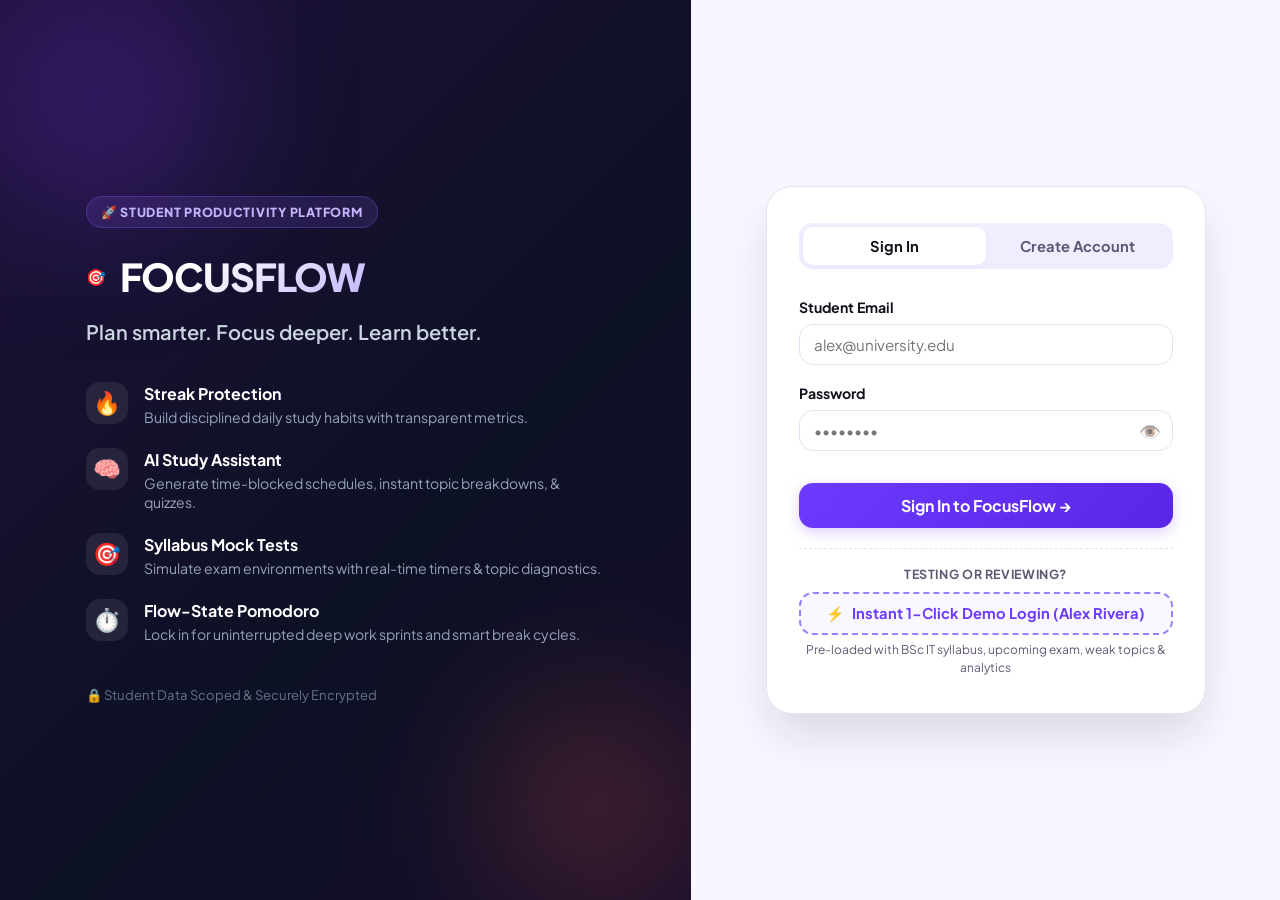
<file: index.html>
<!DOCTYPE html>
<html lang="en">
<head>
  <meta charset="UTF-8">
  <meta name="viewport" content="width=device-width, initial-scale=1.0">
  <title>FocusFlow — Plan smarter. Focus deeper. Learn better.</title>
  <meta name="description" content="FocusFlow is the modern student productivity app with AI assistance. Decisive study planning, deep focus timers, interactive syllabus spaces, and streak tracking.">
  <link rel="stylesheet" href="/static/css/style.css?v=20260930_genz">
  <link rel="icon" href="data:image/svg+xml,<svg xmlns='http://www.w3.org/2000/svg' viewBox='0 0 100 100'><text y='.9em' font-size='90'>🎯</text></svg>">
</head>
<body>

  <!-- ================= AUTHENTICATION VIEW (SPLIT SCREEN) ================= -->
  <div id="auth-view" class="auth-split-wrapper">
    <!-- Left Hero Pane (Desktop) -->
    <div class="auth-hero-pane">
      <div class="auth-hero-content">
        <div class="auth-hero-badge">
          <span>🚀 STUDENT PRODUCTIVITY PLATFORM</span>
        </div>
        <div class="auth-hero-brand">
          <span class="auth-brand-logo">🎯</span>
          <h1>FOCUSFLOW</h1>
        </div>
        <p class="auth-hero-tagline">
          Plan smarter. Focus deeper. Learn better.
        </p>

        <div class="auth-feature-list">
          <div class="auth-feat-item">
            <span class="feat-icon">🔥</span>
            <div>
              <strong>Streak Protection</strong>
              <p>Build disciplined daily study habits with transparent metrics.</p>
            </div>
          </div>
          <div class="auth-feat-item">
            <span class="feat-icon">🧠</span>
            <div>
              <strong>AI Study Assistant</strong>
              <p>Generate time-blocked schedules, instant topic breakdowns, &amp; quizzes.</p>
            </div>
          </div>
          <div class="auth-feat-item">
            <span class="feat-icon">🎯</span>
            <div>
              <strong>Syllabus Mock Tests</strong>
              <p>Simulate exam environments with real-time timers &amp; topic diagnostics.</p>
            </div>
          </div>
          <div class="auth-feat-item">
            <span class="feat-icon">⏱️</span>
            <div>
              <strong>Flow-State Pomodoro</strong>
              <p>Lock in for uninterrupted deep work sprints and smart break cycles.</p>
            </div>
          </div>
        </div>

        <div class="auth-hero-footer">
          <span>🔒 Student Data Scoped &amp; Securely Encrypted</span>
        </div>
      </div>
    </div>

    <!-- Right Form Pane -->
    <div class="auth-form-pane">
      <div class="auth-card">
        <div class="auth-mobile-header">
          <div style="display: flex; align-items: center; justify-content: center; gap: 10px; margin-bottom: 8px;">
            <span style="font-size: 2rem;">🎯</span>
            <span style="font-size: 1.8rem; font-weight: 900; letter-spacing: -0.03em; color: var(--text-main);">FOCUSFLOW</span>
          </div>
          <p style="font-size: 0.9rem; color: var(--text-muted); text-align: center;">
            Plan smarter. Focus deeper. Learn better.
          </p>
        </div>

        <div class="auth-tabs">
          <button id="tab-btn-login" class="auth-tab-btn active" type="button">Sign In</button>
          <button id="tab-btn-signup" class="auth-tab-btn" type="button">Create Account</button>
        </div>

        <!-- Login Form -->
        <form id="login-form">
          <div id="login-error" style="display: none; padding: 12px 16px; background: var(--danger-subtle); color: var(--danger); border-radius: var(--radius-md); font-size: 0.88rem; font-weight: 600; margin-bottom: 16px;"></div>
          
          <div class="form-group">
            <label class="form-label" for="login-email">Student Email</label>
            <input type="email" id="login-email" required placeholder="alex@university.edu" autocomplete="email">
          </div>

          <div class="form-group">
            <label class="form-label" for="login-password">Password</label>
            <div style="position: relative;">
              <input type="password" id="login-password" required placeholder="••••••••" autocomplete="current-password">
              <button type="button" class="btn-toggle-password" data-target="login-password" title="Toggle password visibility">👁️</button>
            </div>
          </div>

          <button type="submit" id="login-submit-btn" class="btn btn-primary btn-lg" style="width: 100%; margin-top: 14px;">
            Sign In to FocusFlow →
          </button>

          <div style="margin-top: 20px; padding-top: 16px; border-top: 1px dashed var(--border-color); text-align: center;">
            <span style="font-size: 0.78rem; text-transform: uppercase; font-weight: 700; letter-spacing: 0.05em; color: var(--text-muted); display: block; margin-bottom: 8px;">
              Testing or Reviewing?
            </span>
            <button type="button" id="btn-demo-login" class="btn btn-secondary" style="width: 100%; border: 2px dashed var(--primary-400); color: var(--primary-600); font-weight: 700; background: rgba(108, 59, 255, 0.04); display: flex; align-items: center; justify-content: center; gap: 8px;">
              <span>⚡</span> <span>Instant 1-Click Demo Login (Alex Rivera)</span>
            </button>
            <div style="font-size: 0.75rem; color: var(--text-muted); margin-top: 6px;">
              Pre-loaded with BSc IT syllabus, upcoming exam, weak topics &amp; analytics
            </div>
          </div>
        </form>

        <!-- Signup Form -->
        <form id="signup-form" style="display: none;">
          <div id="signup-error" style="display: none; padding: 12px 16px; background: var(--danger-subtle); color: var(--danger); border-radius: var(--radius-md); font-size: 0.88rem; font-weight: 600; margin-bottom: 16px;"></div>
          
          <div class="form-group">
            <label class="form-label" for="signup-name">Full Name</label>
            <input type="text" id="signup-name" required placeholder="Alex Johnson" autocomplete="name">
          </div>

          <div class="form-group">
            <label class="form-label" for="signup-email">Student Email</label>
            <input type="email" id="signup-email" required placeholder="alex@university.edu" autocomplete="email">
          </div>

          <div class="form-group">
            <label class="form-label" for="signup-password">Password</label>
            <div style="position: relative;">
              <input type="password" id="signup-password" required minlength="6" placeholder="At least 6 characters" autocomplete="new-password">
              <button type="button" class="btn-toggle-password" data-target="signup-password" title="Toggle password visibility">👁️</button>
            </div>
            <div class="form-help">Minimum 6 characters.</div>
          </div>

          <button type="submit" id="signup-submit-btn" class="btn btn-accent btn-lg" style="width: 100%; margin-top: 14px;">
            Create Free Account 🚀
          </button>
        </form>
      </div>
    </div>
  </div>

  <!-- ================= AUTHENTICATED APP LAYOUT ================= -->
  <div id="app-layout" style="display: none;">
    
    <!-- Sidebar Navigation (Desktop) -->
    <aside class="sidebar" id="sidebar">
      <div class="brand">
        <div class="brand-icon">🎯</div>
        <div>
          <span class="brand-title">FocusFlow</span>
          <span class="brand-badge">Student</span>
        </div>
      </div>

      <ul class="nav-links">
        <li class="nav-item active" data-route="dashboard">
          <button type="button">
            <span class="nav-icon">⌂</span>
            <span>Dashboard</span>
          </button>
        </li>
        <li class="nav-item" data-route="subjects">
          <button type="button">
            <span class="nav-icon">📚</span>
            <span>Subjects &amp; Roadmap</span>
          </button>
        </li>
        <li class="nav-item" data-route="planner">
          <button type="button">
            <span class="nav-icon">📅</span>
            <span>Planner</span>
          </button>
        </li>
        <li class="nav-item" data-route="exams">
          <button type="button">
            <span class="nav-icon">🏆</span>
            <span>Exam Prep</span>
          </button>
        </li>
        <li class="nav-item" data-route="revision">
          <button type="button">
            <span class="nav-icon">🔄</span>
            <span>Revision</span>
          </button>
        </li>
        <li class="nav-item" data-route="mocktest">
          <button type="button">
            <span class="nav-icon">🎯</span>
            <span>Mock Tests</span>
          </button>
        </li>
        <li class="nav-item" data-route="timer">
          <button type="button">
            <span class="nav-icon">⏱️</span>
            <span>Focus Timer</span>
          </button>
        </li>
        <li class="nav-item" data-route="ai">
          <button type="button">
            <span class="nav-icon">🧠</span>
            <span>AI Coach</span>
          </button>
        </li>
        <li class="nav-item" data-route="analytics">
          <button type="button">
            <span class="nav-icon">📊</span>
            <span>Analytics</span>
          </button>
        </li>
        <li class="nav-item" data-route="resources">
          <button type="button">
            <span class="nav-icon">📑</span>
            <span>Resources &amp; Notes</span>
          </button>
        </li>
        <li class="nav-item" data-route="profile">
          <button type="button">
            <span class="nav-icon">👤</span>
            <span>Profile</span>
          </button>
        </li>
        <li class="nav-item" data-route="settings">
          <button type="button">
            <span class="nav-icon">⚙️</span>
            <span>Settings</span>
          </button>
        </li>
        <li class="nav-item">
          <button type="button" class="action-logout" style="color: var(--danger);">
            <span class="nav-icon">🚪</span>
            <span>Logout</span>
          </button>
        </li>
      </ul>

      <!-- User Profile Snippet & Logout -->
      <div class="sidebar-footer">
        <div class="user-snippet">
          <div class="user-avatar" id="user-avatar">U</div>
          <div class="user-info">
            <div class="name" id="user-display-name">Student Name</div>
            <div class="email" id="user-display-email">student@email.com</div>
          </div>
          <button class="logout-btn action-logout" title="Sign Out">
            🚪
          </button>
        </div>
      </div>
    </aside>

    <!-- Main Content Wrapper -->
    <div class="main-wrapper">
      
      <!-- Topbar -->
      <header class="topbar">
        <div class="page-heading">
          <button class="mobile-toggle" id="mobile-toggle-btn" aria-label="Toggle menu">☰</button>
          <h2 class="page-title" id="current-page-title">Student Dashboard</h2>
        </div>

        <div class="topbar-actions" style="display: flex; align-items: center; gap: 10px;">
          <!-- Global Search trigger button -->
          <button class="topbar-search-btn" id="btn-header-search" title="Search subjects, topics, tasks, formulas (Shortcut: /)">
            <span>🔍</span> <span>Search</span> <kbd>/</kbd>
          </button>

          <!-- Quick Capture button -->
          <button class="btn btn-accent btn-sm" id="btn-quick-add" title="Quickly add a Task, Topic, Note, or Exam">
            <span>⚡ + Add</span>
          </button>

          <div class="streak-pill" id="topbar-streak">
            🔥 0 Day Streak
          </div>

          <button class="theme-toggle-btn" id="btn-quick-theme-toggle" title="Toggle Light/Dark Theme">
            <span id="theme-toggle-icon">🌙</span>
          </button>

          <button class="btn btn-sm btn-secondary action-logout" title="Logout">
            Logout
          </button>
        </div>
      </header>

      <!-- Content Area -->
      <main class="content-area">

        <!-- ================= VIEW 1: HERO DASHBOARD ================= -->
        <section id="view-dashboard" class="view-section active">
          <!-- Top Section Greeting -->
          <div class="dash-hero-header">
            <div>
              <div style="display: flex; align-items: center; gap: 10px; flex-wrap: wrap;">
                <h1 class="dash-hero-name" id="dash-welcome-name">Hey, Student 👋</h1>
                <span class="badge" id="dash-welcome-course" style="background: rgba(108, 59, 255, 0.12); color: var(--primary-600); font-weight: 800; font-size: 0.8rem;">
                  🎓 Academic Workspace
                </span>
              </div>
              <p class="dash-hero-msg" id="dash-welcome-msg" style="font-size: 1.15rem; font-weight: 700; color: var(--primary-500); margin-top: 4px;">
                Ready to lock in? Let's make today count.
              </p>
            </div>
            <div style="display: flex; gap: 10px; flex-wrap: wrap;">
              <button class="btn btn-secondary" onclick="Router.navigate('planner')">
                📅 Plan My Day
              </button>
              <button class="btn btn-accent btn-lg" onclick="Router.navigate('timer')">
                ⚡ Lock In Now
              </button>
            </div>
          </div>

          <!-- AI Recommended Next Action Banner -->
          <div id="dash-ai-recommendation-banner" style="display: none;"></div>

          <!-- Gen-Z Quick Action Cards Grid -->
          <div class="quick-actions-grid">
            <div class="action-card" onclick="Router.navigate('timer')">
              <div class="action-card-icon" style="background: rgba(108, 59, 255, 0.15); color: #6C3BFF;">⚡</div>
              <div class="action-card-text">
                <span class="action-title">Focus</span>
                <span class="action-desc">Start timer</span>
              </div>
            </div>

            <div class="action-card" onclick="Router.navigate('subjects')">
              <div class="action-card-icon" style="background: rgba(139, 92, 246, 0.15); color: #8B5CF6;">📚</div>
              <div class="action-card-text">
                <span class="action-title">Roadmap</span>
                <span class="action-desc">Syllabus spaces</span>
              </div>
            </div>

            <div class="action-card" onclick="Router.navigate('planner')">
              <div class="action-card-icon" style="background: rgba(16, 185, 129, 0.15); color: #10B981;">📅</div>
              <div class="action-card-text">
                <span class="action-title">Planner</span>
                <span class="action-desc">Schedule &amp; tasks</span>
              </div>
            </div>

            <div class="action-card" onclick="Router.navigate('exams')">
              <div class="action-card-icon" style="background: rgba(236, 72, 153, 0.15); color: #EC4899;">🏆</div>
              <div class="action-card-text">
                <span class="action-title">Exam Prep</span>
                <span class="action-desc">Readiness roadmaps</span>
              </div>
            </div>

            <div class="action-card" onclick="Router.navigate('revision')">
              <div class="action-card-icon" style="background: rgba(255, 159, 67, 0.15); color: #FF9F43;">🔄</div>
              <div class="action-card-text">
                <span class="action-title">Revision</span>
                <span class="action-desc">Spaced retention</span>
              </div>
            </div>

            <div class="action-card" onclick="Router.navigate('mocktest')">
              <div class="action-card-icon" style="background: rgba(255, 107, 107, 0.15); color: #FF6B6B;">🎯</div>
              <div class="action-card-text">
                <span class="action-title">Mock Test</span>
                <span class="action-desc">Exam simulation</span>
              </div>
            </div>
          </div>

          <!-- Weak Topics Alert Banner -->
          <div id="dash-weak-alert" style="display: none; margin-bottom: 24px;"></div>

          <!-- Today's Focus Card & Overall Progress Grid -->
          <div class="dash-hero-grid">
            <!-- Large "Today's Focus" Card -->
            <div class="card today-focus-card">
              <div style="display: flex; justify-content: space-between; align-items: center; margin-bottom: 12px;">
                <span class="dash-card-tag">TODAY'S FOCUS</span>
                <span class="dash-goal-target">Goal: 60 min</span>
              </div>

              <div class="focus-stat-row">
                <span class="focus-stat-num" id="dash-focus-count">🔥 0 / 60 min</span>
              </div>

              <div class="progress-bar-bg" style="height: 12px; margin: 16px 0 10px 0;">
                <div class="progress-bar-fill" id="dash-focus-bar" style="width: 0%; background: linear-gradient(90deg, #6C3BFF, #FF6B6B);"></div>
              </div>

              <div style="display: flex; justify-content: space-between; align-items: center; flex-wrap: wrap; gap: 12px; margin-top: 14px;">
                <span class="focus-sub-text" id="dash-focus-sub">60 minutes to hit your goal</span>
                <button class="btn btn-primary" onclick="Router.navigate('timer')">
                  Start Focus →
                </button>
              </div>
            </div>

            <!-- Overall Academic Progress Card -->
            <div class="card" style="display: flex; flex-direction: column; justify-content: space-between;">
              <div>
                <div style="display: flex; justify-content: space-between; align-items: center; margin-bottom: 12px;">
                  <span class="dash-card-tag" style="color: var(--primary-500);">OVERALL ACADEMIC PROGRESS</span>
                  <span class="badge" id="dash-overall-pct" style="background: rgba(108, 59, 255, 0.15); color: var(--primary-600); font-weight: 800; font-size: 0.9rem;">
                    0%
                  </span>
                </div>
                <div style="font-size: 1.15rem; font-weight: 800; margin-bottom: 6px;">Syllabus Completion</div>
                <div class="progress-bar-bg" style="height: 12px; margin: 10px 0;">
                  <div class="progress-bar-fill" id="dash-overall-bar" style="width: 0%; background: linear-gradient(90deg, #8B5CF6, #10B981);"></div>
                </div>
                <div style="font-size: 0.85rem; color: var(--text-muted);" id="dash-overall-sub">
                  0 of 0 syllabus topics completed
                </div>
              </div>
              <div style="margin-top: 16px;">
                <button class="btn btn-secondary" onclick="Router.navigate('subjects')" style="width: 100%;">
                  Open Study Roadmap →
                </button>
              </div>
            </div>
          </div>

          <!-- 4 Stats Cards: Streak, Study Time, Tasks Completed, Upcoming Exams -->
          <div class="stats-grid" style="grid-template-columns: repeat(auto-fit, minmax(180px, 1fr)); margin-bottom: 24px;">
            <div class="card stat-card">
              <div class="stat-icon coral">🔥</div>
              <div class="stat-content">
                <div class="stat-label">Current Streak</div>
                <div class="stat-value" id="dash-current-streak">0 days</div>
              </div>
            </div>

            <div class="card stat-card">
              <div class="stat-icon purple">⏱</div>
              <div class="stat-content">
                <div class="stat-label">Today's Study Time</div>
                <div class="stat-value" id="dash-today-studytime">0 min</div>
              </div>
            </div>

            <div class="card stat-card">
              <div class="stat-icon emerald">✓</div>
              <div class="stat-content">
                <div class="stat-label">Tasks Completed</div>
                <div class="stat-value" id="dash-completed-tasks">0</div>
              </div>
            </div>

            <div class="card stat-card">
              <div class="stat-icon violet">🏆</div>
              <div class="stat-content">
                <div class="stat-label">Upcoming Exams</div>
                <div class="stat-value" id="dash-upcoming-exams-count">0 Exams</div>
              </div>
            </div>
          </div>

          <!-- Continue Learning Card & Upcoming Exams Row -->
          <div style="display: grid; grid-template-columns: repeat(auto-fit, minmax(320px, 1fr)); gap: 20px; margin-bottom: 24px;">
            <!-- Continue Learning Card -->
            <div class="card continue-learning-card" id="dash-continue-card">
              <div style="display: flex; justify-content: space-between; align-items: center; margin-bottom: 12px;">
                <span class="dash-card-tag" style="color: var(--primary-400);">CONTINUE LEARNING</span>
                <span class="badge" style="background: rgba(108, 59, 255, 0.15); color: var(--primary-500); font-weight: 800;">
                  ACTIVE 🚀
                </span>
              </div>

              <div id="dash-continue-content">
                <div style="font-size: 1.25rem; font-weight: 800; margin-bottom: 4px;" id="dash-continue-subject">
                  Loading subject...
                </div>
                <div style="font-size: 0.88rem; color: var(--text-muted); margin-bottom: 14px;" id="dash-continue-topics">
                  0 / 0 topics completed
                </div>
                <div class="progress-bar-bg" style="height: 10px; margin-bottom: 18px;">
                  <div class="progress-bar-fill" id="dash-continue-bar" style="width: 0%; background: linear-gradient(90deg, #8B5CF6, #FF9F43);"></div>
                </div>
                <button class="btn btn-secondary btn-lg" id="dash-continue-btn" onclick="Router.navigate('subjects')">
                  Continue Learning →
                </button>
              </div>
            </div>

            <!-- Upcoming Exams Widget -->
            <div class="card">
              <div style="display: flex; justify-content: space-between; align-items: center; margin-bottom: 14px;">
                <span class="dash-card-tag" style="color: var(--accent-coral);">UPCOMING EXAMS</span>
                <a href="javascript:void(0)" onclick="Router.navigate('exams')" style="font-size: 0.82rem; color: var(--primary-600); font-weight: 700;">View All →</a>
              </div>
              <div id="dash-exams-widget">
                <!-- Dynamically populated -->
              </div>
            </div>
          </div>

          <!-- 7-Day Streak Visualizer -->
          <div class="card streak-hero-card" style="margin-bottom: 24px;">
            <div style="display: flex; justify-content: space-between; align-items: center; margin-bottom: 14px;">
              <span class="dash-card-tag" style="color: var(--accent-orange);">WEEKLY STUDY STREAK</span>
              <span style="font-size: 0.85rem; color: var(--text-muted);">Daily lock-in habit</span>
            </div>
            <div class="streak-week-track" id="dash-streak-week">
              <!-- Populated dynamically: Mon-Sun with checkmarks and glowing active ring -->
            </div>
          </div>

          <!-- Today's Tasks List -->
          <div class="card">
            <div class="section-header">
              <div>
                <h3 class="section-title">Today's Tasks &amp; Schedule</h3>
                <p style="font-size: 0.85rem; color: var(--text-muted);">Manage your to-do items and launch focused deep-work sprints</p>
              </div>
              <button class="btn btn-sm btn-secondary" onclick="Router.navigate('planner')">
                View Planner →
              </button>
            </div>

            <div class="task-list" id="dash-pending-tasks-list">
              <!-- Dynamically Populated -->
            </div>
          </div>
        </section>

        <!-- ================= VIEW 2: SUBJECTS & STUDY ROADMAP ================= -->
        <section id="view-subjects" class="view-section">
          <!-- Main Subjects Grid View -->
          <div id="subjects-main-view">
            <div class="section-header">
              <div>
                <h3 class="section-title">Academic Subjects &amp; Study Roadmaps</h3>
                <p style="font-size: 0.88rem; color: var(--text-muted);">
                  Interactive syllabus spaces with chapter tracking, AI breakdown, notes &amp; mock tests
                </p>
              </div>
              <button class="btn btn-primary" id="btn-add-subject">
                + Add Subject
              </button>
            </div>

            <div class="subjects-grid" id="subjects-container">
              <!-- Dynamically populated with rich subject cards -->
            </div>
          </div>

          <!-- Subject Detail (Mini Learning Space & Roadmap) View -->
          <div id="subject-detail-view" style="display: none;">
            <!-- Dynamically populated when student clicks 'Continue →' on a subject card -->
          </div>
        </section>

        <!-- ================= VIEW 3: SMART PLANNER & CALENDAR ================= -->
        <section id="view-planner" class="view-section">
          <div class="section-header">
            <div>
              <h3 class="section-title">Academic Daily Planner &amp; Schedule</h3>
              <p style="font-size: 0.88rem; color: var(--text-muted);">Time-block your study sessions, track assignments, and let AI optimize your day</p>
            </div>
            <div style="display: flex; gap: 10px;">
              <button class="btn btn-secondary" id="btn-open-plan-day">
                ⚡ Plan My Day
              </button>
              <button class="btn btn-primary" id="btn-add-planner-item">
                + Add Item
              </button>
            </div>
          </div>

          <!-- Filter Bar -->
          <div class="card" style="padding: 16px 20px; margin-bottom: 20px; display: flex; justify-content: space-between; align-items: center; flex-wrap: wrap; gap: 14px;">
            <div class="task-filters-group">
              <button class="btn btn-sm btn-secondary planner-filter-tab active" data-filter="all">All Items</button>
              <button class="btn btn-sm btn-secondary planner-filter-tab" data-filter="task">📝 Tasks</button>
              <button class="btn btn-sm btn-secondary planner-filter-tab" data-filter="assignment">📑 Assignments</button>
              <button class="btn btn-sm btn-secondary planner-filter-tab" data-filter="exam">🎯 Exams</button>
              <button class="btn btn-sm btn-secondary planner-filter-tab" data-filter="project">💻 Projects</button>
              <button class="btn btn-sm btn-secondary planner-filter-tab" data-filter="revision">🔄 Revision</button>
              <button class="btn btn-sm btn-secondary planner-filter-tab" data-filter="completed">✓ Completed</button>
            </div>

            <div>
              <select id="planner-filter-subject" style="width: auto; min-width: 170px; padding: 6px 12px; font-size: 0.85rem;">
                <option value="">All Subjects</option>
              </select>
            </div>
          </div>

          <!-- Items Container -->
          <div id="planner-items-container">
            <!-- Dynamically populated -->
          </div>
        </section>

        <!-- ================= VIEW 4: EXAM PREPARATION MODE ================= -->
        <section id="view-exams" class="view-section">
          <div class="section-header">
            <div>
              <h3 class="section-title">Exam Preparation Spaces</h3>
              <p style="font-size: 0.88rem; color: var(--text-muted);">
                Days remaining, syllabus readiness %, and customized day-by-day study roadmaps
              </p>
            </div>
            <button class="btn btn-primary" id="btn-add-exam">
              + Schedule Exam
            </button>
          </div>

          <div id="exams-list-container">
            <!-- Dynamically populated -->
          </div>
        </section>

        <!-- ================= VIEW 5: SMART REVISION ENGINE ================= -->
        <section id="view-revision" class="view-section">
          <div class="section-header">
            <div>
              <h3 class="section-title">Smart Revision Engine</h3>
              <p style="font-size: 0.88rem; color: var(--text-muted);">
                Automated spaced repetition collecting weak mock-test topics, decay intervals, and review flags
              </p>
            </div>
          </div>

          <div id="revision-queue-container">
            <!-- Dynamically populated -->
          </div>
        </section>

        <!-- ================= VIEW 6: MOCK TEST & EXAMINATION ================= -->
        <section id="view-mocktest" class="view-section">
          <div id="mocktest-container">
            <!-- Launcher Card or Active Test rendered by mock_test.js -->
          </div>
        </section>

        <!-- ================= VIEW 7: FLOW-STATE FOCUS TIMER ================= -->
        <section id="view-timer" class="view-section">
          <div class="card timer-container">
            
            <!-- Break Banner (Shows after session finishes) -->
            <div class="break-banner" id="timer-break-banner" style="display: none;">
              <!-- Dynamic celebration content -->
            </div>

            <!-- Subject & Task Selector -->
            <div class="timer-task-selector">
              <select id="timer-task-select">
                <option value="">-- No specific task (General Study) --</option>
              </select>
            </div>

            <!-- Preset Durations -->
            <div class="preset-durations">
              <button class="duration-pill" data-mins="15">15 min</button>
              <button class="duration-pill active" data-mins="25">25 min</button>
              <button class="duration-pill" data-mins="30">30 min</button>
              <button class="duration-pill" data-mins="45">45 min</button>
              <button class="duration-pill" data-mins="60">60 min</button>
            </div>

            <!-- Circular SVG Timer -->
            <div class="timer-circle-wrapper">
              <svg class="timer-svg" viewBox="0 0 240 240">
                <defs>
                  <linearGradient id="timerGradient" x1="0%" y1="0%" x2="100%" y2="100%">
                    <stop offset="0%" stop-color="#7C3AED" />
                    <stop offset="100%" stop-color="#FF6B4A" />
                  </linearGradient>
                </defs>
                <circle class="timer-bg-circle" cx="120" cy="120" r="110" />
                <circle class="timer-progress-circle" id="timer-progress-ring" cx="120" cy="120" r="110" />
              </svg>

              <div class="timer-text-content">
                <div class="timer-display" id="timer-display">25:00</div>
                <div class="timer-mode-label" id="timer-mode-label">LOCKED IN 🔥</div>
              </div>
            </div>

            <!-- Controls -->
            <div class="timer-controls">
              <button class="btn btn-primary btn-lg" id="btn-timer-start">▶ Start</button>
              <button class="btn btn-primary btn-lg" id="btn-timer-pause" style="display: none;">⏸ Pause</button>
              <button class="btn btn-primary btn-lg" id="btn-timer-resume" style="display: none;">▶ Resume</button>
              <button class="btn btn-secondary btn-lg" id="btn-timer-reset" disabled>↺ Reset</button>
              <button class="btn btn-danger btn-lg" id="btn-timer-end" disabled>⏹ End Session</button>
            </div>

            <!-- Active Task Info -->
            <div class="timer-active-info">
              <span>📖 Subject: <strong id="timer-active-subject-name">All Subjects</strong></span>
              <span>•</span>
              <span>🎯 Task: <strong id="timer-active-task-name">General Study</strong></span>
            </div>
          </div>
        </section>

        <!-- ================= VIEW 8: AI ACADEMIC COACH ================= -->
        <section id="view-ai" class="view-section">
          <!-- Gen-Z Feature Cards Selection -->
          <div class="ai-feature-cards-grid">
            <div class="card ai-feature-card active" data-tab="planner">
              <div class="ai-feat-icon">🧠</div>
              <h4>Study Planner</h4>
              <p>"Build my study plan"</p>
            </div>

            <div class="card ai-feature-card" data-tab="explain">
              <div class="ai-feat-icon">📖</div>
              <h4>Concept Explainer</h4>
              <p>"Break down a topic"</p>
            </div>

            <div class="card ai-feature-card" data-tab="quiz">
              <div class="ai-feat-icon">❓</div>
              <h4>Practice Quiz</h4>
              <p>"Test my knowledge"</p>
            </div>

            <div class="card ai-feature-card" data-tab="diagram">
              <div class="ai-feat-icon">💡</div>
              <h4>Visual Diagram</h4>
              <p>"Explain visually"</p>
            </div>

            <div class="card ai-feature-card" data-tab="viva">
              <div class="ai-feat-icon">🎤</div>
              <h4>Viva Voce</h4>
              <p>"Prepare me for viva"</p>
            </div>
          </div>

          <!-- Panel 1: Study Planner -->
          <div class="ai-feature-panel active" id="ai-panel-planner">
            <div class="card">
              <div style="margin-bottom: 20px;">
                <h3 style="font-size: 1.25rem; font-weight: 800;">Generate an Actionable Study Plan</h3>
                <p style="font-size: 0.88rem; color: var(--text-muted); margin-top: 4px;">
                  Tell the AI what topics you need to cover and how much energy and time you have. It builds a realistic, time-blocked session plan with revision intervals!
                </p>
              </div>

              <form id="form-ai-planner">
                <div style="display: grid; grid-template-columns: repeat(auto-fit, minmax(240px, 1fr)); gap: 16px;">
                  <div class="form-group">
                    <label class="form-label" for="ai-planner-subject">Subject</label>
                    <select id="ai-planner-subject" required>
                      <!-- Populated with subjects -->
                    </select>
                  </div>

                  <div class="form-group">
                    <label class="form-label" for="ai-planner-energy">Energy Level</label>
                    <select id="ai-planner-energy">
                      <option value="Normal">Normal — Standard Pomodoro</option>
                      <option value="Low">Low — Gentle pace &amp; review</option>
                      <option value="Good">Good — Solid active problem solving</option>
                      <option value="Highly Focused">Highly Focused — Intense deep work</option>
                    </select>
                  </div>

                  <div class="form-group">
                    <label class="form-label" for="ai-planner-priority">Priority</label>
                    <select id="ai-planner-priority">
                      <option value="High">High Priority</option>
                      <option value="Medium" selected>Medium Priority</option>
                      <option value="Low">Low Priority</option>
                    </select>
                  </div>
                </div>

                <div class="form-group">
                  <label class="form-label" for="ai-planner-topics">Topics to Cover (comma or newline separated)</label>
                  <textarea id="ai-planner-topics" rows="3" required placeholder="e.g. IPv4 addressing, ARP protocol, Subnetting, IPv6 header"></textarea>
                </div>

                <div class="form-group">
                  <label class="form-label">Available Study Time</label>
                  <input type="hidden" id="ai-planner-time" value="60">
                  <div style="display: flex; gap: 8px; flex-wrap: wrap;">
                    <button type="button" class="duration-pill ai-time-pill" data-mins="30">30 mins</button>
                    <button type="button" class="duration-pill ai-time-pill" data-mins="45">45 mins</button>
                    <button type="button" class="duration-pill ai-time-pill active" data-mins="60">60 mins</button>
                    <button type="button" class="duration-pill ai-time-pill" data-mins="90">90 mins</button>
                    <button type="button" class="duration-pill ai-time-pill" data-mins="120">120 mins</button>
                  </div>
                </div>

                <button type="submit" id="btn-generate-plan" class="btn btn-primary btn-lg" style="margin-top: 10px;">
                  ✨ Generate Study Plan
                </button>
              </form>
            </div>

            <div id="ai-planner-result"></div>
          </div>

          <!-- Panel 2: AI Explain -->
          <div class="ai-feature-panel" id="ai-panel-explain">
            <div class="card">
              <div style="margin-bottom: 20px;">
                <h3 style="font-size: 1.25rem; font-weight: 800;">Student-Friendly Concept Explainer</h3>
                <p style="font-size: 0.88rem; color: var(--text-muted); margin-top: 4px;">
                  Confused by a tough concept? Enter the topic name and get a crystal-clear explanation, key takeaways, and memorable real-world examples!
                </p>
              </div>

              <form id="form-ai-explain">
                <div style="display: grid; grid-template-columns: 2fr 1fr; gap: 16px;">
                  <div class="form-group">
                    <label class="form-label" for="ai-explain-topic">Topic or Term</label>
                    <input type="text" id="ai-explain-topic" required placeholder="e.g. Database Normalization (3NF) or ARP Protocol">
                  </div>
                  <div class="form-group">
                    <label class="form-label" for="ai-explain-subject">Subject Context (Optional)</label>
                    <select id="ai-explain-subject">
                      <!-- Populated with subjects -->
                    </select>
                  </div>
                </div>

                <button type="submit" id="btn-explain-topic" class="btn btn-primary btn-lg" style="margin-top: 6px;">
                  💡 Explain Clearly
                </button>
              </form>
            </div>

            <div id="ai-explain-result"></div>
          </div>

          <!-- Panel 3: AI Practice Quiz -->
          <div class="ai-feature-panel" id="ai-panel-quiz">
            <div class="card">
              <div style="margin-bottom: 20px;">
                <h3 style="font-size: 1.25rem; font-weight: 800;">Interactive Practice MCQs</h3>
                <p style="font-size: 0.88rem; color: var(--text-muted); margin-top: 4px;">
                  Generate targeted multiple choice questions to test your comprehension with instant visual feedback and answer explanations.
                </p>
              </div>

              <form id="form-ai-quiz">
                <div style="display: grid; grid-template-columns: repeat(auto-fit, minmax(200px, 1fr)); gap: 16px;">
                  <div class="form-group">
                    <label class="form-label" for="ai-quiz-subject">Subject</label>
                    <select id="ai-quiz-subject">
                      <!-- Populated -->
                    </select>
                  </div>

                  <div class="form-group">
                    <label class="form-label" for="ai-quiz-topic">Topic</label>
                    <input type="text" id="ai-quiz-topic" required placeholder="e.g. IPv4 Addressing or SQL Joins">
                  </div>

                  <div class="form-group">
                    <label class="form-label" for="ai-quiz-count">Number of Questions</label>
                    <select id="ai-quiz-count">
                      <option value="3" selected>3 Questions</option>
                      <option value="5">5 Questions</option>
                    </select>
                  </div>
                </div>

                <button type="submit" id="btn-generate-quiz" class="btn btn-accent btn-lg" style="margin-top: 6px;">
                  📝 Generate Interactive Quiz
                </button>
              </form>
            </div>

            <div id="ai-quiz-result"></div>
          </div>

          <!-- Panel 4: AI Diagram -->
          <div class="ai-feature-panel" id="ai-panel-diagram">
            <div class="card">
              <div style="margin-bottom: 20px;">
                <h3 style="font-size: 1.25rem; font-weight: 800;">Visual Concept &amp; Flow Breakdown</h3>
                <p style="font-size: 0.88rem; color: var(--text-muted); margin-top: 4px;">
                  Understand complex protocols, lifecycles, and architectural flows through clear step-by-step visual models.
                </p>
              </div>

              <form id="form-ai-diagram">
                <div class="form-group">
                  <label class="form-label" for="ai-diagram-topic">Architecture / Protocol / Flow</label>
                  <input type="text" id="ai-diagram-topic" required placeholder="e.g. TCP 3-Way Handshake or 2-Phase Commit Protocol">
                </div>
                <button type="submit" id="btn-diagram-submit" class="btn btn-primary btn-lg" style="margin-top: 6px;">
                  🗺️ Generate Visual Map
                </button>
              </form>
            </div>
            <div id="ai-diagram-result"></div>
          </div>

          <!-- Panel 5: AI Viva Voce Prep -->
          <div class="ai-feature-panel" id="ai-panel-viva">
            <div class="card">
              <div style="margin-bottom: 20px;">
                <h3 style="font-size: 1.25rem; font-weight: 800;">Viva Voce &amp; Oral Exam Preparation</h3>
                <p style="font-size: 0.88rem; color: var(--text-muted); margin-top: 4px;">
                  Get grilled on the exact technical questions university examiners ask during practical evaluations.
                </p>
              </div>

              <form id="form-ai-viva">
                <div class="form-group">
                  <label class="form-label" for="ai-viva-topic">Project Topic or Course Module</label>
                  <input type="text" id="ai-viva-topic" required placeholder="e.g. Raft Consensus Algorithm or Database Indexing">
                </div>
                <button type="submit" id="btn-viva-submit" class="btn btn-accent btn-lg" style="margin-top: 6px;">
                  🎤 Generate Viva Questions &amp; Model Answers
                </button>
              </form>
            </div>
            <div id="ai-viva-result"></div>
          </div>
        </section>

        <!-- ================= VIEW 9: ANALYTICS & ACHIEVEMENTS ================= -->
        <section id="view-analytics" class="view-section">
          <!-- Hero Section: Total Focus Time -->
          <div class="card progress-hero-card">
            <div>
              <span class="dash-card-tag" style="color: var(--primary-200);">ACADEMIC ANALYTICS</span>
              <h2 style="font-size: 1.8rem; font-weight: 800; margin-top: 4px; color: #fff;">
                YOUR LEARNING JOURNEY 📈
              </h2>
            </div>
            <div class="prog-hero-stat-badge">
              <span class="prog-hero-hours-val" id="prog-hero-hours">0 min</span>
              <span class="prog-hero-hours-lbl">Total Focus Time</span>
            </div>
          </div>

          <!-- 6-Card Analytics Grid -->
          <div class="stats-grid" style="grid-template-columns: repeat(auto-fit, minmax(180px, 1fr)); margin-bottom: 24px;">
            <div class="card stat-card">
              <div class="stat-icon purple">⏱</div>
              <div class="stat-content">
                <div class="stat-label">Today's Study Time</div>
                <div class="stat-value" id="prog-today-mins">0 min</div>
              </div>
            </div>

            <div class="card stat-card">
              <div class="stat-icon violet">⏳</div>
              <div class="stat-content">
                <div class="stat-label">Total Study Time</div>
                <div class="stat-value" id="prog-total-mins">0 min</div>
              </div>
            </div>

            <div class="card stat-card">
              <div class="stat-icon emerald">✓</div>
              <div class="stat-content">
                <div class="stat-label">Completed Tasks</div>
                <div class="stat-value" id="prog-completed-tasks">0</div>
              </div>
            </div>

            <div class="card stat-card">
              <div class="stat-icon amber">🎯</div>
              <div class="stat-content">
                <div class="stat-label">Focus Sessions</div>
                <div class="stat-value" id="prog-completed-sessions">0</div>
              </div>
            </div>

            <div class="card stat-card">
              <div class="stat-icon coral">🔥</div>
              <div class="stat-content">
                <div class="stat-label">Current Streak</div>
                <div class="stat-value" id="prog-current-streak">0 days</div>
              </div>
            </div>

            <div class="card stat-card">
              <div class="stat-icon orange">⚡</div>
              <div class="stat-content">
                <div class="stat-label">Longest Streak</div>
                <div class="stat-value" id="prog-longest-streak">0 days</div>
              </div>
            </div>
          </div>

          <!-- Weekly Chart -->
          <div class="card" style="margin-bottom: 28px;">
            <div class="section-header">
              <div>
                <h3 class="section-title">Weekly Study-Time Activity</h3>
                <p style="font-size: 0.82rem; color: var(--text-muted);">Minutes focused over the last 7 days</p>
              </div>
            </div>
            <div class="chart-container">
              <canvas id="weekly-chart-canvas"></canvas>
            </div>
          </div>

          <!-- Subject Distribution & Academic Insights Row -->
          <div style="display: grid; grid-template-columns: repeat(auto-fit, minmax(320px, 1fr)); gap: 20px; margin-bottom: 28px;">
            <!-- Subject-Wise Study Time -->
            <div class="card">
              <h3 style="font-size: 1.1rem; font-weight: 800; margin-bottom: 4px;">⏱ Subject Study Distribution</h3>
              <p style="font-size: 0.82rem; color: var(--text-muted); margin-bottom: 16px;">Real time spent across your syllabus</p>
              <div id="prog-subject-times"></div>
            </div>

            <!-- Academic Productivity Insights -->
            <div class="card">
              <h3 style="font-size: 1.1rem; font-weight: 800; margin-bottom: 4px;">💡 Productivity Insights</h3>
              <p style="font-size: 0.82rem; color: var(--text-muted); margin-bottom: 16px;">Derived from your actual study patterns</p>
              
              <div style="display: flex; flex-direction: column; gap: 12px;">
                <div style="padding: 12px 14px; background: var(--bg-muted); border-radius: var(--radius-sm);">
                  <div style="font-size: 0.75rem; text-transform: uppercase; font-weight: 700; color: var(--text-muted);">Most Productive Day</div>
                  <div style="font-size: 1.1rem; font-weight: 800; color: var(--primary-600); margin-top: 2px;" id="prog-productive-day">Analyzing...</div>
                </div>

                <div style="padding: 12px 14px; background: var(--bg-muted); border-radius: var(--radius-sm);">
                  <div style="font-size: 0.75rem; text-transform: uppercase; font-weight: 700; color: var(--text-muted);">Subject Needing Most Attention</div>
                  <div style="font-size: 1.1rem; font-weight: 800; color: var(--danger); margin-top: 2px;" id="prog-attention-subject">Analyzing...</div>
                </div>

                <div style="padding: 12px 14px; background: var(--bg-muted); border-radius: var(--radius-sm);">
                  <div style="font-size: 0.75rem; text-transform: uppercase; font-weight: 700; color: var(--text-muted);">Average Mock-Test Score</div>
                  <div style="font-size: 1.1rem; font-weight: 800; color: var(--success); margin-top: 2px;" id="prog-avg-mock-score">Analyzing...</div>
                </div>
              </div>
            </div>
          </div>

          <!-- Weak vs Strong Topics Grid -->
          <div style="display: grid; grid-template-columns: repeat(auto-fit, minmax(300px, 1fr)); gap: 20px; margin-bottom: 28px;">
            <!-- Strong Topics -->
            <div class="card">
              <h3 style="font-size: 1.1rem; font-weight: 800; margin-bottom: 4px;">🏆 Mastered Strong Topics</h3>
              <p style="font-size: 0.82rem; color: var(--text-muted); margin-bottom: 16px;">Syllabus areas you've nailed in practice</p>
              <div id="prog-strong-topics"></div>
            </div>

            <!-- Weak Topics -->
            <div class="card">
              <h3 style="font-size: 1.1rem; font-weight: 800; margin-bottom: 4px;">⚠️ Weak Topics for Revision</h3>
              <p style="font-size: 0.82rem; color: var(--text-muted); margin-bottom: 16px;">Topics flagged from mock tests requiring review</p>
              <div id="prog-weak-topics"></div>
            </div>
          </div>

          <!-- Student Achievements -->
          <div class="card" style="margin-bottom: 28px;">
            <div class="section-header">
              <div>
                <h3 class="section-title">Student Achievements &amp; Badges</h3>
                <p style="font-size: 0.82rem; color: var(--text-muted);">Milestones unlocked automatically by your real focus sessions and test scores</p>
              </div>
            </div>
            <div class="stats-grid" id="prog-achievements-grid" style="grid-template-columns: repeat(auto-fit, minmax(160px, 1fr)); gap: 14px;">
              <!-- Dynamically populated -->
            </div>
          </div>

          <!-- Recent Focus Sessions -->
          <div class="card">
            <div class="section-header">
              <h3 class="section-title">Recent Completed Focus Sessions</h3>
            </div>
            <div id="prog-sessions-list">
              <!-- Dynamically populated -->
            </div>
          </div>
        </section>

        <!-- ================= VIEW 10: RESOURCES & NOTES ================= -->
        <section id="view-resources" class="view-section">
          <div class="section-header">
            <div>
              <h3 class="section-title">Resources &amp; Notes Library</h3>
              <p style="font-size: 0.88rem; color: var(--text-muted);">Save formulas, cheat-sheets, reference links, and lecture notes organized by subject</p>
            </div>
            <button class="btn btn-primary" id="btn-add-resource">
              + Add Resource / Note
            </button>
          </div>

          <!-- Filter Bar -->
          <div class="card" style="padding: 16px 20px; margin-bottom: 20px; display: flex; justify-content: space-between; align-items: center; flex-wrap: wrap; gap: 14px;">
            <div class="task-filters-group">
              <button class="btn btn-sm btn-secondary resource-filter-tab active" data-filter="all">All</button>
              <button class="btn btn-sm btn-secondary resource-filter-tab" data-filter="note">📝 Notes</button>
              <button class="btn btn-sm btn-secondary resource-filter-tab" data-filter="formula">📐 Formulas</button>
              <button class="btn btn-sm btn-secondary resource-filter-tab" data-filter="link">🔗 Links</button>
              <button class="btn btn-sm btn-secondary resource-filter-tab" data-filter="reminder">⏰ Reminders</button>
            </div>

            <div>
              <select id="resource-filter-subject" style="width: auto; min-width: 170px; padding: 6px 12px; font-size: 0.85rem;">
                <option value="">All Subjects</option>
              </select>
            </div>
          </div>

          <div id="resources-grid-container" style="display: grid; grid-template-columns: repeat(auto-fit, minmax(320px, 1fr)); gap: 16px;">
            <!-- Dynamically populated -->
          </div>
        </section>

        <!-- ================= VIEW 11: PROFILE ================= -->
        <section id="view-profile" class="view-section">
          <div style="max-width: 600px; margin: 0 auto; display: flex; flex-direction: column; gap: 24px;">
            <div class="card">
              <h3 class="section-title" style="margin-bottom: 4px;">Academic Profile</h3>
              <p style="font-size: 0.85rem; color: var(--text-muted); margin-bottom: 20px;" id="profile-created-display">Member</p>

              <form id="form-profile">
                <div class="form-group">
                  <label class="form-label" for="profile-name-input">Full Name</label>
                  <input type="text" id="profile-name-input" required minlength="2">
                </div>

                <div class="form-group">
                  <label class="form-label" for="profile-email-display">Registered Email</label>
                  <input type="email" id="profile-email-display" readonly disabled style="opacity: 0.7; cursor: not-allowed;">
                </div>

                <button type="submit" class="btn btn-primary" style="margin-top: 10px;">
                  Save Profile Changes
                </button>
              </form>
            </div>

            <div class="card">
              <h3 class="section-title" style="margin-bottom: 4px;">Change Password</h3>
              <p style="font-size: 0.85rem; color: var(--text-muted); margin-bottom: 20px;">Keep your student account secure</p>

              <form id="form-password">
                <div class="form-group">
                  <label class="form-label" for="pass-current">Current Password</label>
                  <input type="password" id="pass-current" required autocomplete="current-password">
                </div>

                <div class="form-group">
                  <label class="form-label" for="pass-new">New Password</label>
                  <input type="password" id="pass-new" required minlength="6" autocomplete="new-password">
                </div>

                <div class="form-group">
                  <label class="form-label" for="pass-confirm">Confirm New Password</label>
                  <input type="password" id="pass-confirm" required minlength="6" autocomplete="new-password">
                </div>

                <button type="submit" class="btn btn-secondary" style="margin-top: 10px;">
                  Update Password
                </button>
              </form>
            </div>
          </div>
        </section>

        <!-- ================= VIEW 12: SETTINGS ================= -->
        <section id="view-settings" class="view-section">
          <div style="max-width: 600px; margin: 0 auto;">
            <div class="card">
              <h3 class="section-title" style="margin-bottom: 6px;">Application Preferences</h3>
              <p style="font-size: 0.85rem; color: var(--text-muted); margin-bottom: 24px;">Customize timer defaults and visual appearance</p>

              <form id="form-settings">
                <div class="form-group">
                  <label class="form-label" for="settings-theme">Color Theme</label>
                  <select id="settings-theme">
                    <option value="light">Soft Off-White (Light Mode)</option>
                    <option value="dark">Deep Midnight (Dark Mode)</option>
                  </select>
                </div>

                <div class="form-group">
                  <label class="form-label" for="settings-focus-duration">Default Focus Session Duration</label>
                  <select id="settings-focus-duration">
                    <option value="15">15 Minutes (Quick Sprint)</option>
                    <option value="25" selected>25 Minutes (Standard Pomodoro)</option>
                    <option value="30">30 Minutes</option>
                    <option value="45">45 Minutes</option>
                    <option value="60">60 Minutes (Deep Immersion)</option>
                  </select>
                </div>

                <div class="form-group">
                  <label class="form-label" for="settings-break-duration">Default Break Duration</label>
                  <select id="settings-break-duration">
                    <option value="5" selected>5 Minutes (Standard Break)</option>
                    <option value="10">10 Minutes (Longer Break)</option>
                  </select>
                </div>

                <div class="form-group" style="display: flex; align-items: center; justify-content: space-between; padding: 12px 0; border-top: 1px solid var(--border-subtle);">
                  <div>
                    <label class="form-label" for="settings-sound-toggle" style="margin: 0;">Synthesized Chime Sound</label>
                    <div class="form-help">Play audio chime when focus or break sessions end</div>
                  </div>
                  <input type="checkbox" id="settings-sound-toggle" checked style="width: 22px; height: 22px; cursor: pointer;">
                </div>

                <div class="form-group" style="display: flex; align-items: center; justify-content: space-between; padding: 12px 0; border-top: 1px solid var(--border-subtle);">
                  <div>
                    <label class="form-label" for="settings-notif-toggle" style="margin: 0;">Browser Alerts</label>
                    <div class="form-help">Show in-app notification toasts</div>
                  </div>
                  <input type="checkbox" id="settings-notif-toggle" checked style="width: 22px; height: 22px; cursor: pointer;">
                </div>

                <button type="submit" class="btn btn-primary btn-lg" style="margin-top: 14px; width: 100%;">
                  Save Preferences
                </button>
              </form>
            </div>
          </div>
        </section>

      </main>

      <!-- Mobile Bottom Navigation Bar (Docked) -->
      <nav class="mobile-bottom-nav">
        <button class="mobile-bottom-nav-item active" data-route="dashboard" type="button">
          <span class="b-nav-icon">⌂</span>
          <span class="b-nav-label">Dashboard</span>
        </button>
        <button class="mobile-bottom-nav-item" data-route="subjects" type="button">
          <span class="b-nav-icon">📚</span>
          <span class="b-nav-label">Subjects</span>
        </button>
        <button class="mobile-bottom-nav-item" data-route="planner" type="button">
          <span class="b-nav-icon">📅</span>
          <span class="b-nav-label">Planner</span>
        </button>
        <button class="mobile-bottom-nav-item" data-route="timer" type="button">
          <span class="b-nav-icon">⏱️</span>
          <span class="b-nav-label">Focus</span>
        </button>
        <button class="mobile-bottom-nav-item" id="mobile-more-btn" type="button">
          <span class="b-nav-icon">•••</span>
          <span class="b-nav-label">More</span>
        </button>
      </nav>

      <!-- Mobile More Menu Sheet -->
      <div class="mobile-more-sheet" id="mobile-more-sheet">
        <div style="display: flex; justify-content: space-between; align-items: center; margin-bottom: 8px;">
          <span style="font-weight: 800; font-size: 0.95rem; color: var(--text-main);">More Academic Tools</span>
          <button type="button" id="mobile-more-close" style="font-size: 1.1rem; color: var(--text-muted);">✕</button>
        </div>
        <div class="mobile-more-grid">
          <div class="mobile-more-item" onclick="Router.navigate('exams'); document.getElementById('mobile-more-sheet').classList.remove('active');">
            <span style="font-size: 1.4rem;">🏆</span>
            <span>Exam Prep</span>
          </div>
          <div class="mobile-more-item" onclick="Router.navigate('revision'); document.getElementById('mobile-more-sheet').classList.remove('active');">
            <span style="font-size: 1.4rem;">🔄</span>
            <span>Revision</span>
          </div>
          <div class="mobile-more-item" onclick="Router.navigate('mocktest'); document.getElementById('mobile-more-sheet').classList.remove('active');">
            <span style="font-size: 1.4rem;">🎯</span>
            <span>Mock Tests</span>
          </div>
          <div class="mobile-more-item" onclick="Router.navigate('ai'); document.getElementById('mobile-more-sheet').classList.remove('active');">
            <span style="font-size: 1.4rem;">🧠</span>
            <span>AI Coach</span>
          </div>
          <div class="mobile-more-item" onclick="Router.navigate('analytics'); document.getElementById('mobile-more-sheet').classList.remove('active');">
            <span style="font-size: 1.4rem;">📊</span>
            <span>Analytics</span>
          </div>
          <div class="mobile-more-item" onclick="Router.navigate('resources'); document.getElementById('mobile-more-sheet').classList.remove('active');">
            <span style="font-size: 1.4rem;">📑</span>
            <span>Resources</span>
          </div>
        </div>
      </div>

    </div>
  </div>

  <!-- ================= MODALS ================= -->

  <!-- Subject Modal -->
  <div class="modal-overlay" id="modal-subject">
    <div class="modal-box">
      <div class="modal-header">
        <h3 class="modal-title" id="subject-modal-title">Add New Subject</h3>
        <button class="modal-close" type="button">✕</button>
      </div>
      <form id="form-subject">
        <div class="modal-body">
          <input type="hidden" id="subject-modal-id">
          
          <div class="form-group">
            <label class="form-label" for="subject-modal-name">Subject Name</label>
            <input type="text" id="subject-modal-name" required placeholder="e.g. Computer Networks">
          </div>

          <div class="form-group">
            <label class="form-label" for="subject-modal-color">Theme Color</label>
            <select id="subject-modal-color">
              <option value="#6C3BFF">Deep Violet (#6C3BFF)</option>
              <option value="#8B5CF6">Electric Purple (#8B5CF6)</option>
              <option value="#FF6B6B">Coral (#FF6B6B)</option>
              <option value="#FF9F43">Warm Orange (#FF9F43)</option>
              <option value="#06B6D4">Ocean Cyan (#06B6D4)</option>
              <option value="#10B981">Emerald Green (#10B981)</option>
              <option value="#EC4899">Rose Pink (#EC4899)</option>
            </select>
          </div>

          <div class="form-group">
            <label class="form-label" for="subject-modal-desc">Description (Optional)</label>
            <textarea id="subject-modal-desc" rows="2" placeholder="Course code, instructor, or key syllabus topics"></textarea>
          </div>
        </div>
        <div class="modal-footer">
          <button type="button" class="btn btn-secondary modal-close">Cancel</button>
          <button type="submit" class="btn btn-primary">Save Subject</button>
        </div>
      </form>
    </div>
  </div>

  <!-- Planner Item Modal -->
  <div class="modal-overlay" id="modal-planner-item">
    <div class="modal-box">
      <div class="modal-header">
        <h3 class="modal-title">Add to Academic Schedule</h3>
        <button class="modal-close" type="button">✕</button>
      </div>
      <form id="form-planner-item">
        <div class="modal-body">
          <div class="form-group">
            <label class="form-label" for="planner-item-title">Title / Task Name</label>
            <input type="text" id="planner-item-title" required placeholder="e.g. Solve Chapter 3 Exercises or Finish Lab Report">
          </div>

          <div style="display: grid; grid-template-columns: 1fr 1fr; gap: 14px;">
            <div class="form-group">
              <label class="form-label" for="planner-item-subject">Subject</label>
              <select id="planner-item-subject">
                <option value="">-- No Subject (General) --</option>
              </select>
            </div>

            <div class="form-group">
              <label class="form-label" for="planner-item-type">Item Type</label>
              <select id="planner-item-type">
                <option value="task">📝 Study Task</option>
                <option value="assignment">📑 Assignment</option>
                <option value="exam">🎯 Exam Target</option>
                <option value="project">💻 Project</option>
                <option value="revision">🔄 Revision</option>
              </select>
            </div>
          </div>

          <div style="display: grid; grid-template-columns: 1fr 1fr 1fr; gap: 12px;">
            <div class="form-group">
              <label class="form-label" for="planner-item-priority">Priority</label>
              <select id="planner-item-priority">
                <option value="High">🔥 High</option>
                <option value="Medium" selected>⚡ Medium</option>
                <option value="Low">🌿 Low</option>
              </select>
            </div>

            <div class="form-group">
              <label class="form-label" for="planner-item-mins">Est. Time</label>
              <input type="number" id="planner-item-mins" value="30" min="5" max="360">
            </div>

            <div class="form-group">
              <label class="form-label" for="planner-item-deadline">Deadline</label>
              <input type="date" id="planner-item-deadline">
            </div>
          </div>

          <div class="form-group">
            <label class="form-label" for="planner-item-desc">Notes / Instructions (Optional)</label>
            <textarea id="planner-item-desc" rows="2" placeholder="Formulas, links, chapters"></textarea>
          </div>
        </div>
        <div class="modal-footer">
          <button type="button" class="btn btn-secondary modal-close">Cancel</button>
          <button type="submit" class="btn btn-primary">Add to Schedule</button>
        </div>
      </form>
    </div>
  </div>

  <!-- Plan My Day Modal -->
  <div class="modal-overlay" id="modal-plan-my-day">
    <div class="modal-box">
      <div class="modal-header">
        <h3 class="modal-title">⚡ AI Plan My Day Optimizer</h3>
        <button class="modal-close" type="button">✕</button>
      </div>
      <form id="form-plan-my-day">
        <div class="modal-body">
          <p style="font-size: 0.88rem; color: var(--text-muted); margin-bottom: 16px;">
            FocusFlow analyzes your pending tasks, deadlines, upcoming exams, and weak topics to build a realistic time-blocked study schedule with refreshing breaks.
          </p>

          <div class="form-group">
            <label class="form-label" for="plan-day-hours">Available Study Time Today (Hours)</label>
            <input type="number" id="plan-day-hours" value="2.5" min="0.5" max="12" step="0.5" required>
          </div>

          <div id="plan-day-result"></div>
        </div>
        <div class="modal-footer">
          <button type="button" class="btn btn-secondary modal-close">Close</button>
          <button type="submit" id="btn-submit-plan-day" class="btn btn-primary">⚡ Optimize Schedule</button>
        </div>
      </form>
    </div>
  </div>

  <!-- Exam Modal -->
  <div class="modal-overlay" id="modal-exam">
    <div class="modal-box">
      <div class="modal-header">
        <h3 class="modal-title">Schedule Academic Exam</h3>
        <button class="modal-close" type="button">✕</button>
      </div>
      <form id="form-exam">
        <div class="modal-body">
          <div class="form-group">
            <label class="form-label" for="exam-modal-subject">Subject</label>
            <select id="exam-modal-subject" required>
              <!-- Populated with subjects -->
            </select>
          </div>

          <div class="form-group">
            <label class="form-label" for="exam-modal-title">Exam Title</label>
            <input type="text" id="exam-modal-title" required placeholder="e.g. End Semester Theory Exam or Mid-term Test">
          </div>

          <div style="display: grid; grid-template-columns: 1fr 1fr; gap: 14px;">
            <div class="form-group">
              <label class="form-label" for="exam-modal-date">Exam Date</label>
              <input type="date" id="exam-modal-date" required>
            </div>

            <div class="form-group">
              <label class="form-label" for="exam-modal-target">Target Score (%)</label>
              <input type="number" id="exam-modal-target" value="90" min="50" max="100">
            </div>
          </div>

          <div class="form-group">
            <label class="form-label" for="exam-modal-notes">Exam Notes / Key Topics (Optional)</label>
            <textarea id="exam-modal-notes" rows="2" placeholder="e.g. Focus on Modules 3, 4 and numerical problems"></textarea>
          </div>
        </div>
        <div class="modal-footer">
          <button type="button" class="btn btn-secondary modal-close">Cancel</button>
          <button type="submit" class="btn btn-primary">Schedule &amp; Build Roadmap 🎯</button>
        </div>
      </form>
    </div>
  </div>

  <!-- Manual Add Revision Modal -->
  <div class="modal-overlay" id="modal-add-revision">
    <div class="modal-box">
      <div class="modal-header">
        <h3 class="modal-title">Queue Topic for Revision</h3>
        <button class="modal-close" type="button">✕</button>
      </div>
      <form id="form-add-revision">
        <div class="modal-body">
          <div class="form-group">
            <label class="form-label" for="revision-modal-topic">Select Topic</label>
            <select id="revision-modal-topic" required>
              <!-- Populated -->
            </select>
          </div>

          <div class="form-group">
            <label class="form-label" for="revision-modal-reason">Reason for Review</label>
            <input type="text" id="revision-modal-reason" placeholder="e.g. Needs formula practice or confusing concepts" value="Student Flagged for Active Revision">
          </div>
        </div>
        <div class="modal-footer">
          <button type="button" class="btn btn-secondary modal-close">Cancel</button>
          <button type="submit" class="btn btn-primary">Add to Revision Queue</button>
        </div>
      </form>
    </div>
  </div>

  <!-- Resource Modal -->
  <div class="modal-overlay" id="modal-resource">
    <div class="modal-box">
      <div class="modal-header">
        <h3 class="modal-title">Save Note / Study Resource</h3>
        <button class="modal-close" type="button">✕</button>
      </div>
      <form id="form-resource">
        <div class="modal-body">
          <div class="form-group">
            <label class="form-label" for="resource-modal-title">Resource Title</label>
            <input type="text" id="resource-modal-title" required placeholder="e.g. Subnet Mask Cheat Sheet or Dijkstra Formula">
          </div>

          <div style="display: grid; grid-template-columns: 1fr 1fr; gap: 14px;">
            <div class="form-group">
              <label class="form-label" for="resource-modal-subject">Subject</label>
              <select id="resource-modal-subject">
                <option value="">-- No Subject (General) --</option>
              </select>
            </div>

            <div class="form-group">
              <label class="form-label" for="resource-modal-type">Resource Type</label>
              <select id="resource-modal-type">
                <option value="note">📝 Lecture Note</option>
                <option value="formula">📐 Formula / Cheat Sheet</option>
                <option value="link">🔗 Web / Video Link</option>
                <option value="reminder">⏰ Academic Reminder</option>
              </select>
            </div>
          </div>

          <div class="form-group">
            <label class="form-label" for="resource-modal-content">Content / Notes / Formula</label>
            <textarea id="resource-modal-content" rows="4" required placeholder="Write or paste your formula, notes, or key points..."></textarea>
          </div>

          <div class="form-group">
            <label class="form-label" for="resource-modal-url">URL / Reference Link (Optional)</label>
            <input type="url" id="resource-modal-url" placeholder="https://...">
          </div>

          <div class="form-group">
            <label class="form-label" for="resource-modal-tags">Tags (Comma-separated)</label>
            <input type="text" id="resource-modal-tags" placeholder="e.g. subnetting, ip, formulas">
          </div>
        </div>
        <div class="modal-footer">
          <button type="button" class="btn btn-secondary modal-close">Cancel</button>
          <button type="submit" class="btn btn-primary">Save to Library</button>
        </div>
      </form>
    </div>
  </div>

  <!-- Quick Capture Modal -->
  <div class="modal-overlay" id="modal-quick-capture">
    <div class="modal-box">
      <div class="modal-header">
        <h3 class="modal-title">⚡ Quick Capture</h3>
        <button class="modal-close" type="button">✕</button>
      </div>
      <div class="modal-body">
        <div class="qc-tabs">
          <button type="button" class="qc-tab-btn active" data-tab="task">📝 Task</button>
          <button type="button" class="qc-tab-btn" data-tab="topic">📖 Topic</button>
          <button type="button" class="qc-tab-btn" data-tab="note">📑 Note</button>
          <button type="button" class="qc-tab-btn" data-tab="exam">🎯 Exam</button>
        </div>

        <form id="form-quick-capture">
          <!-- Task Panel -->
          <div class="qc-panel" data-tab="task">
            <div class="form-group">
              <label class="form-label">Task Title</label>
              <input type="text" id="qc-task-title" placeholder="What needs to get done?">
            </div>
            <div style="display: grid; grid-template-columns: 1fr 1fr; gap: 12px;">
              <div class="form-group">
                <label class="form-label">Subject</label>
                <select id="qc-task-subject" class="qc-subject-select"></select>
              </div>
              <div class="form-group">
                <label class="form-label">Priority</label>
                <select id="qc-task-priority">
                  <option value="High">🔥 High</option>
                  <option value="Medium" selected>⚡ Medium</option>
                  <option value="Low">🌿 Low</option>
                </select>
              </div>
            </div>
            <div class="form-group">
              <label class="form-label">Est. Time (Minutes)</label>
              <input type="number" id="qc-task-mins" value="25" min="5" max="360">
            </div>
          </div>

          <!-- Topic Panel -->
          <div class="qc-panel" data-tab="topic" style="display: none;">
            <div class="form-group">
              <label class="form-label">Subject</label>
              <select id="qc-topic-subject" class="qc-subject-select"></select>
            </div>
            <div class="form-group">
              <label class="form-label">Topic Title</label>
              <input type="text" id="qc-topic-title" placeholder="e.g. TCP Handshake or Binary Trees">
            </div>
            <div class="form-group">
              <label class="form-label">Chapter / Module</label>
              <input type="text" id="qc-topic-chapter" placeholder="e.g. Unit 2: Transport Layer" value="General">
            </div>
          </div>

          <!-- Note Panel -->
          <div class="qc-panel" data-tab="note" style="display: none;">
            <div class="form-group">
              <label class="form-label">Note Title</label>
              <input type="text" id="qc-note-title" placeholder="e.g. Quick Formula">
            </div>
            <div class="form-group">
              <label class="form-label">Subject</label>
              <select id="qc-note-subject" class="qc-subject-select"></select>
            </div>
            <div class="form-group">
              <label class="form-label">Content</label>
              <textarea id="qc-note-content" rows="3" placeholder="Paste notes, formula or reminder..."></textarea>
            </div>
          </div>

          <!-- Exam Panel -->
          <div class="qc-panel" data-tab="exam" style="display: none;">
            <div class="form-group">
              <label class="form-label">Exam Title</label>
              <input type="text" id="qc-exam-title" placeholder="e.g. Midterm Test">
            </div>
            <div style="display: grid; grid-template-columns: 1fr 1fr; gap: 12px;">
              <div class="form-group">
                <label class="form-label">Subject</label>
                <select id="qc-exam-subject" class="qc-subject-select"></select>
              </div>
              <div class="form-group">
                <label class="form-label">Exam Date</label>
                <input type="date" id="qc-exam-date">
              </div>
            </div>
          </div>

          <div class="modal-footer" style="padding: 16px 0 0 0; margin-top: 16px;">
            <button type="button" class="btn btn-secondary modal-close">Cancel</button>
            <button type="submit" class="btn btn-accent">⚡ Capture Instantly</button>
          </div>
        </form>
      </div>
    </div>
  </div>

  <!-- Global Search Modal -->
  <div class="modal-overlay" id="modal-global-search">
    <div class="modal-box" style="max-width: 620px;">
      <div class="modal-header" style="border-bottom: none; padding-bottom: 0;">
        <div style="display: flex; align-items: center; gap: 10px; width: 100%;">
          <span style="font-size: 1.2rem;">🔍</span>
          <input type="text" id="global-search-input" placeholder="Search subjects, topics, tasks, formulas, exams..." style="border: none; font-size: 1.1rem; padding: 6px 0; background: transparent; width: 100%;" autocomplete="off">
        </div>
        <button class="modal-close" type="button">✕</button>
      </div>
      <div class="modal-body" style="padding-top: 10px; max-height: 400px; overflow-y: auto;">
        <div id="global-search-results">
          <div style="text-align: center; padding: 24px; color: var(--text-muted);">
            Type a subject, topic, formula, or task name...
          </div>
        </div>
      </div>
    </div>
  </div>

  <!-- Onboarding Academic Workspace Setup Modal -->
  <div class="modal-overlay" id="modal-onboarding">
    <div class="modal-box" style="max-width: 640px;">
      <div class="modal-header">
        <div>
          <span class="badge" style="background: rgba(108, 59, 255, 0.15); color: var(--primary-600); font-weight: 800; font-size: 0.75rem;">
            STEP 1 OF 1 • ACADEMIC SETUP
          </span>
          <h3 class="modal-title" style="margin-top: 4px;">Set Up Your Academic Workspace</h3>
        </div>
        <button class="modal-close" type="button">✕</button>
      </div>
      <form id="form-onboarding">
        <div class="modal-body">
          <p style="font-size: 0.88rem; color: var(--text-muted); margin-bottom: 16px;">
            Customize your FocusFlow workspace with your actual degree, semester, and subjects. No hardcoded or forced data!
          </p>

          <div style="display: grid; grid-template-columns: 2fr 1fr; gap: 12px;">
            <div class="form-group">
              <label class="form-label" for="onboard-course">Course / Degree / Class</label>
              <input type="text" id="onboard-course" required placeholder="e.g. BSc IT, Computer Science, Class 12, MBBS">
            </div>

            <div class="form-group">
              <label class="form-label" for="onboard-semester">Semester / Year</label>
              <input type="text" id="onboard-semester" placeholder="e.g. Sem 4 or Year 2">
            </div>
          </div>

          <div class="form-group">
            <label class="form-label" for="onboard-institution">College / School / University (Optional)</label>
            <input type="text" id="onboard-institution" placeholder="e.g. MIT, Stanford, Delhi University">
          </div>

          <!-- Unlimited Subjects Input -->
          <div class="form-group">
            <label class="form-label">Add Your Subjects (Unlimited)</label>
            <div style="display: flex; gap: 8px;">
              <input type="text" id="onboard-subject-input" placeholder="e.g. Computer Networks, Data Structures, Mathematics">
              <button type="button" class="btn btn-secondary" id="btn-onboard-add-sub" style="white-space: nowrap;">
                + Add
              </button>
            </div>
            <div class="form-help">Type a subject and press Enter or click + Add.</div>

            <!-- Chips Container -->
            <div id="onboard-subjects-chips" style="margin-top: 10px; min-height: 40px; padding: 10px; background: var(--bg-muted); border-radius: var(--radius-sm); display: flex; flex-wrap: wrap; gap: 6px;">
              <!-- Populated dynamically -->
            </div>
          </div>

          <!-- Upcoming Exam Optional -->
          <div style="background: var(--bg-muted); padding: 14px; border-radius: var(--radius-md); margin-top: 14px;">
            <div style="font-weight: 800; font-size: 0.88rem; margin-bottom: 8px;">
              🎯 Upcoming Exam (Optional)
            </div>
            <div style="display: grid; grid-template-columns: 1fr 1fr; gap: 10px;">
              <input type="text" id="onboard-exam-title" placeholder="Exam Name (e.g. Midterms)">
              <input type="date" id="onboard-exam-date">
            </div>
          </div>

          <div class="form-group" style="margin-top: 14px;">
            <label class="form-label" for="onboard-goal-mins">Daily Study Goal (Minutes)</label>
            <select id="onboard-goal-mins">
              <option value="30">30 Minutes (Gentle pace)</option>
              <option value="45">45 Minutes</option>
              <option value="60" selected>60 Minutes (Standard lock-in)</option>
              <option value="90">90 Minutes (Deep study)</option>
              <option value="120">120 Minutes (Hardcore)</option>
            </select>
          </div>
        </div>
        <div class="modal-footer">
          <button type="button" class="btn btn-secondary" id="btn-onboard-skip">Skip for Now</button>
          <button type="submit" id="btn-onboard-submit" class="btn btn-primary btn-lg">Launch FocusFlow 🚀</button>
        </div>
      </form>
    </div>
  </div>

  <!-- Toast Notification Container -->
  <div id="toast-container"></div>

  <!-- Application Scripts -->
  <script src="/static/js/sound.js?v=20260930_genz"></script>
  <script src="/static/js/api.js?v=20260930_genz"></script>
  <script src="/static/js/auth.js?v=20260930_genz"></script>
  <script src="/static/js/subjects_tasks.js?v=20260930_genz"></script>
  <script src="/static/js/mock_test.js?v=20260930_genz"></script>
  <script src="/static/js/dashboard.js?v=20260930_genz"></script>
  <script src="/static/js/ai.js?v=20260930_genz"></script>
  <script src="/static/js/timer.js?v=20260930_genz"></script>
  <script src="/static/js/planner.js?v=20260930_genz"></script>
  <script src="/static/js/exams.js?v=20260930_genz"></script>
  <script src="/static/js/revision.js?v=20260930_genz"></script>
  <script src="/static/js/resources.js?v=20260930_genz"></script>
  <script src="/static/js/search_capture.js?v=20260930_genz"></script>
  <script src="/static/js/onboarding.js?v=20260930_genz"></script>
  <script src="/static/js/progress.js?v=20260930_genz"></script>
  <script src="/static/js/settings.js?v=20260930_genz"></script>
  <script src="/static/js/router.js?v=20260930_genz"></script>
  <script src="/static/js/app.js?v=20260930_genz"></script>

  <!-- Mobile bottom nav more trigger script -->
  <script>
    document.getElementById('mobile-more-btn')?.addEventListener('click', () => {
      document.getElementById('mobile-more-sheet')?.classList.toggle('active');
    });
    document.getElementById('mobile-more-close')?.addEventListener('click', () => {
      document.getElementById('mobile-more-sheet')?.classList.remove('active');
    });
  </script>
</body>
</html>
</file>
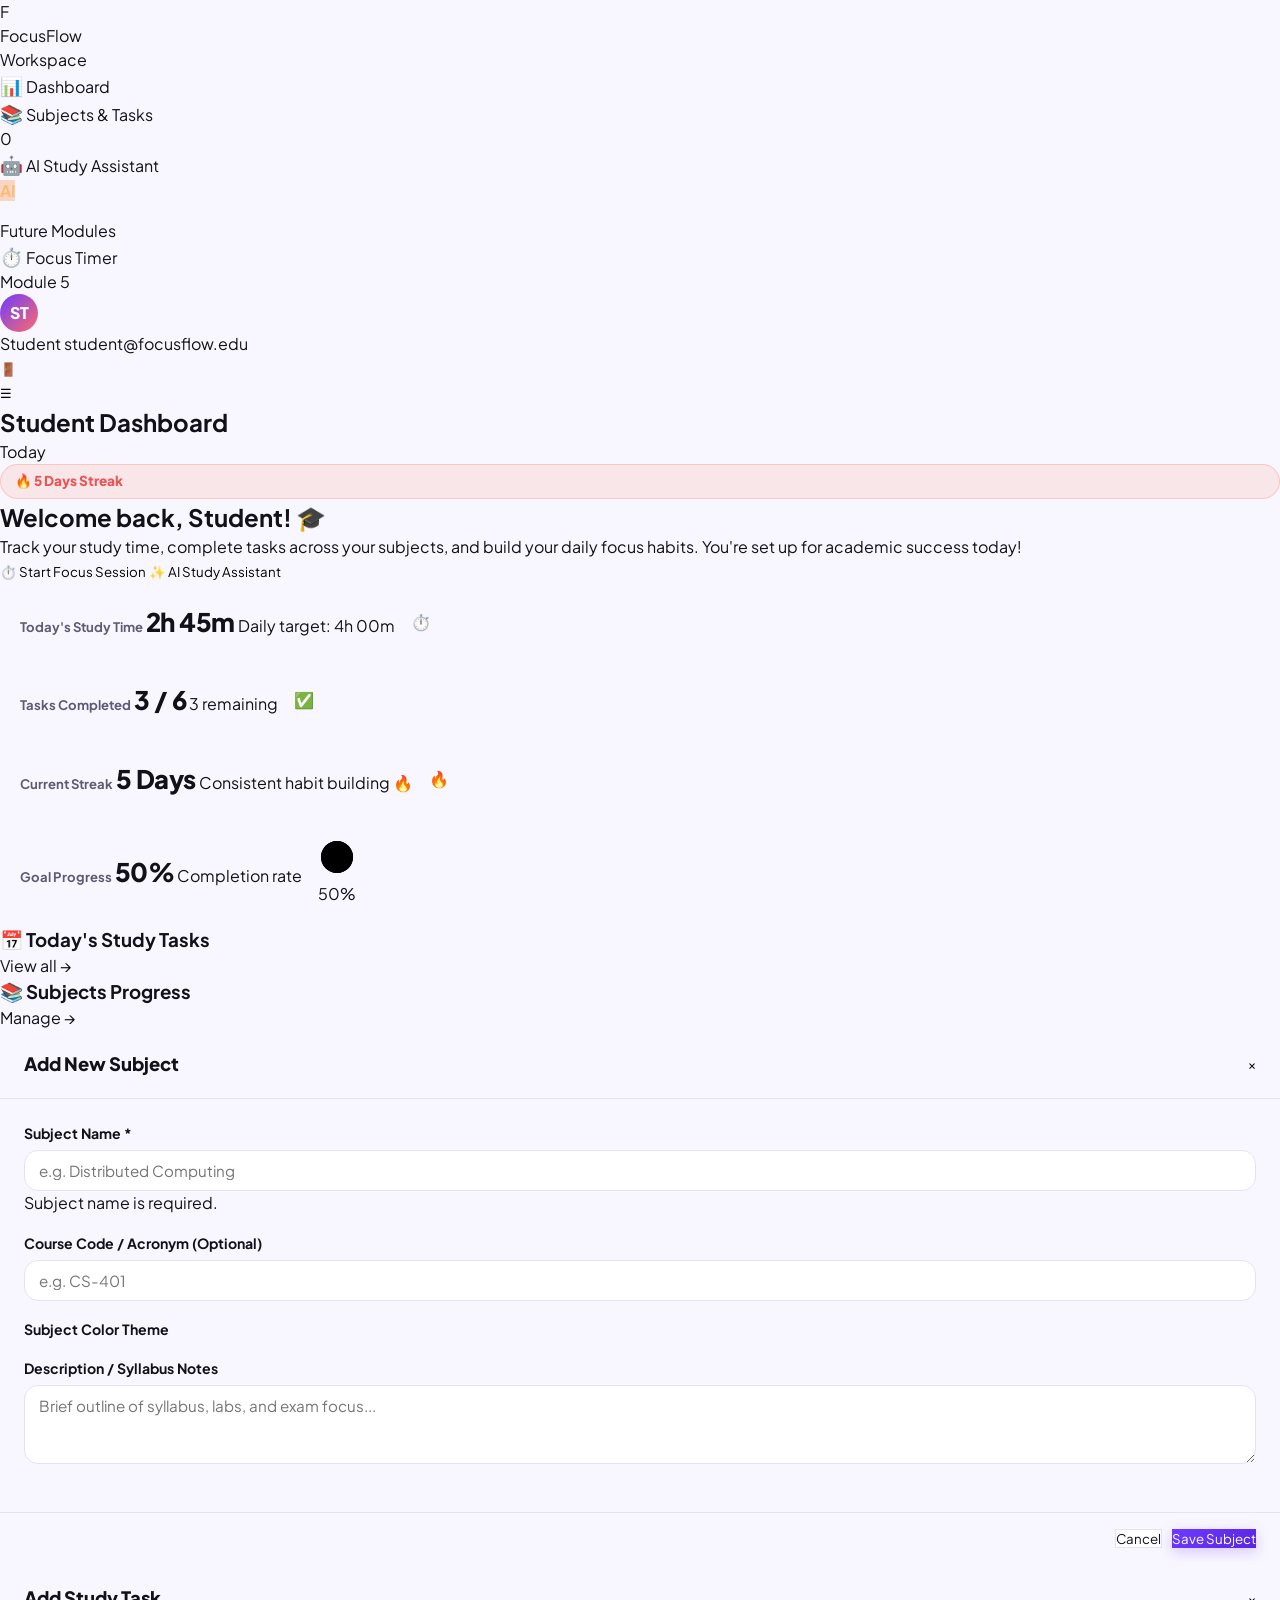
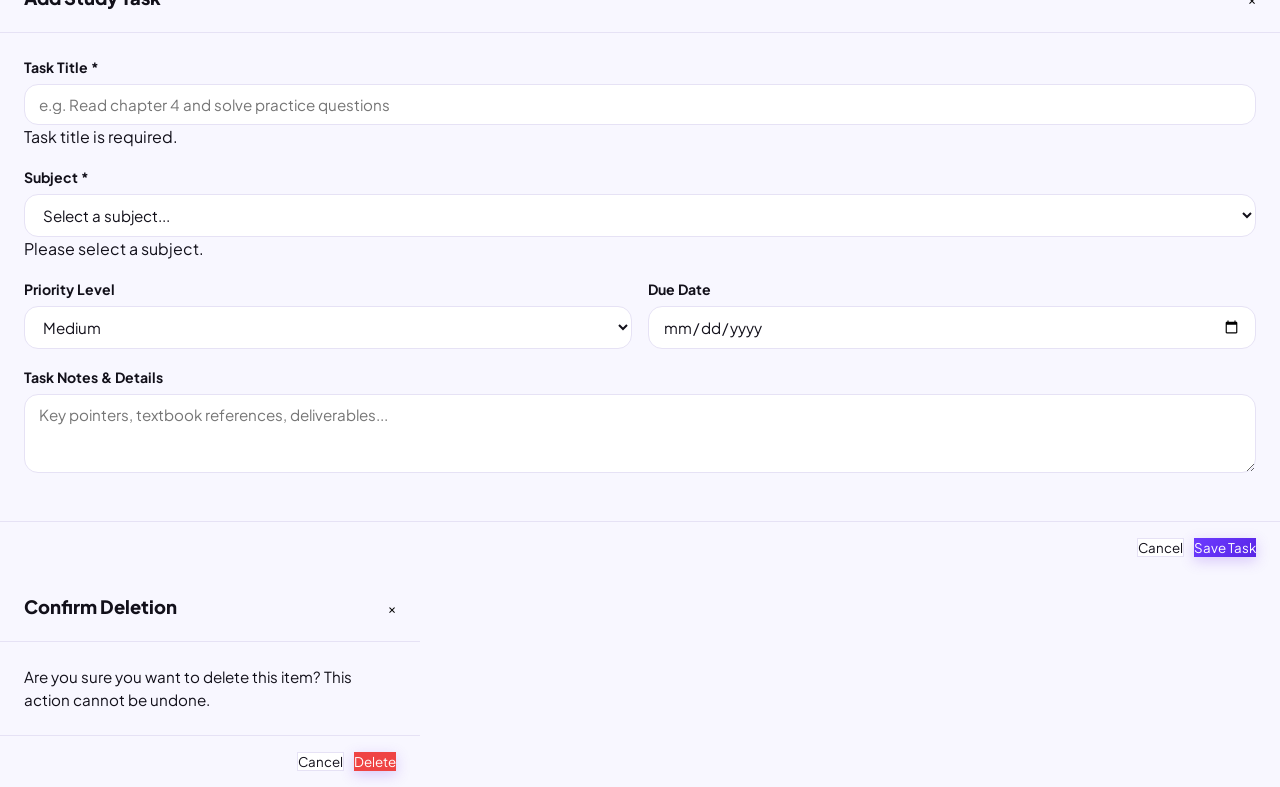
<file: static/dashboard.html>
<!DOCTYPE html>
<html lang="en">
<head>
  <meta charset="UTF-8">
  <meta name="viewport" content="width=device-width, initial-scale=1.0">
  <title>FocusFlow — Student Dashboard</title>
  <link rel="stylesheet" href="/static/css/style.css">
  <link rel="preconnect" href="https://fonts.googleapis.com">
  <link rel="preconnect" href="https://fonts.gstatic.com" crossorigin>
</head>
<body>
  <!-- SVG Gradient Definitions -->
  <svg width="0" height="0" style="position: absolute;">
    <defs>
      <linearGradient id="progressGradient" x1="0%" y1="0%" x2="100%" y2="100%">
        <stop offset="0%" stop-color="#4f46e5" />
        <stop offset="100%" stop-color="#f97316" />
      </linearGradient>
    </defs>
  </svg>

  <div class="app-container">
    <!-- Sidebar Navigation -->
    <aside class="app-sidebar" id="appSidebar">
      <div class="sidebar-brand">
        <div class="sidebar-logo">F</div>
        <span class="sidebar-title">FocusFlow</span>
      </div>

      <nav class="sidebar-nav">
        <div class="nav-section-title">Workspace</div>
        
        <a class="nav-item active" id="navDashboard" data-view="dashboard">
          <div class="nav-item-left">
            <span class="nav-icon">📊</span>
            <span>Dashboard</span>
          </div>
        </a>

        <a class="nav-item" id="navTasks" data-view="tasks">
          <div class="nav-item-left">
            <span class="nav-icon">📚</span>
            <span>Subjects & Tasks</span>
          </div>
          <span class="badge-tag badge-pending" id="sidebarPendingCount">0</span>
        </a>

        <a class="nav-item" id="navAi" data-view="ai">
          <div class="nav-item-left">
            <span class="nav-icon">🤖</span>
            <span>AI Study Assistant</span>
          </div>
          <span class="badge-tag" style="background: rgba(249, 115, 22, 0.25); color: #fdba74; font-weight: 700;">AI</span>
        </a>

        <div class="nav-section-title" style="margin-top: 1rem;">Future Modules</div>

        <a class="nav-item" id="navTimerStub">
          <div class="nav-item-left">
            <span class="nav-icon">⏱️</span>
            <span>Focus Timer</span>
          </div>
          <span class="badge-tag badge-module">Module 5</span>
        </a>
      </nav>

      <!-- Sidebar User Profile Footer -->
      <div class="sidebar-user">
        <div class="user-profile-info">
          <div class="user-avatar" id="sidebarAvatar">ST</div>
          <div class="user-details">
            <span class="user-name" id="sidebarUserName">Student</span>
            <span class="user-role" id="sidebarUserEmail">student@focusflow.edu</span>
          </div>
        </div>
        <button type="button" class="btn-logout-icon" id="logoutBtn" title="Logout">
          <span>🚪</span>
        </button>
      </div>
    </aside>

    <!-- Main Content Area -->
    <div class="app-main">
      <!-- Top Header Bar -->
      <header class="app-header">
        <div class="header-left">
          <button class="mobile-menu-btn" id="mobileMenuBtn" aria-label="Toggle menu">☰</button>
          <div class="header-title-container">
            <h2 class="header-title" id="pageHeaderTitle">Student Dashboard</h2>
            <span class="header-date" id="currentDateDisplay">Today</span>
          </div>
        </div>

        <div class="header-right">
          <div class="streak-pill" id="headerStreakPill" title="Consecutive study days">
            <span class="flame-icon">🔥</span>
            <span id="streakCountText">5 Days Streak</span>
          </div>
        </div>
      </header>

      <!-- View Containers -->
      <main class="views-container">
        
        <!-- ================= VIEW 1: DASHBOARD (MODULE 2) ================= -->
        <section id="view-dashboard" class="view-section active">
          
          <!-- Welcome Hero Banner -->
          <div class="welcome-hero">
            <div class="hero-text">
              <h1 class="hero-greeting" id="heroGreeting">Welcome back, Student! 🎓</h1>
              <p class="hero-subtext">
                Track your study time, complete tasks across your subjects, and build your daily focus habits. You're set up for academic success today!
              </p>
            </div>
            <div class="hero-actions">
              <button type="button" class="hero-btn btn-focus-session" id="startFocusSessionBtn">
                <span>⏱️</span>
                <span>Start Focus Session</span>
              </button>
              <button type="button" class="hero-btn btn-ai-assistant" id="aiStudyAssistantBtn">
                <span>✨</span>
                <span>AI Study Assistant</span>
              </button>
            </div>
          </div>

          <!-- Key Metrics Grid -->
          <div class="metrics-grid">
            <!-- Metric 1: Study Time -->
            <div class="stat-card">
              <div class="stat-info">
                <span class="stat-label">Today's Study Time</span>
                <span class="stat-value" id="statStudyTime">2h 45m</span>
                <span class="stat-subtitle">Daily target: 4h 00m</span>
              </div>
              <div class="stat-icon-wrapper stat-icon-violet">
                <span>⏱️</span>
              </div>
            </div>

            <!-- Metric 2: Tasks Completed Today -->
            <div class="stat-card">
              <div class="stat-info">
                <span class="stat-label">Tasks Completed</span>
                <span class="stat-value" id="statTasksRatio">3 / 6</span>
                <span class="stat-subtitle" id="statTasksPending">3 remaining</span>
              </div>
              <div class="stat-icon-wrapper stat-icon-coral">
                <span>✅</span>
              </div>
            </div>

            <!-- Metric 3: Current Study Streak -->
            <div class="stat-card">
              <div class="stat-info">
                <span class="stat-label">Current Streak</span>
                <span class="stat-value" id="statStreakDays">5 Days</span>
                <span class="stat-subtitle">Consistent habit building 🔥</span>
              </div>
              <div class="stat-icon-wrapper stat-icon-amber">
                <span>🔥</span>
              </div>
            </div>

            <!-- Metric 4: Progress Indicator Gauge -->
            <div class="stat-card progress-stat-card">
              <div class="stat-info">
                <span class="stat-label">Goal Progress</span>
                <span class="stat-value" id="statProgressPercent">50%</span>
                <span class="stat-subtitle">Completion rate</span>
              </div>
              <div class="progress-circle-wrap">
                <svg class="progress-circle-svg" viewBox="0 0 64 64">
                  <circle class="progress-circle-bg" cx="32" cy="32" r="27"></circle>
                  <circle class="progress-circle-fill" id="dashboardProgressRing" cx="32" cy="32" r="27"></circle>
                </svg>
                <div class="progress-text-center" id="dashboardProgressLabel">50%</div>
              </div>
            </div>
          </div>

          <!-- Dashboard Content: Two Columns -->
          <div class="dashboard-columns">
            <!-- Left: Today's Tasks -->
            <div class="content-card">
              <div class="card-header-row">
                <h3 class="card-heading">
                  <span>📅</span>
                  <span>Today's Study Tasks</span>
                </h3>
                <span class="card-action-link" id="dashViewAllTasksBtn">
                  <span>View all</span>
                  <span>→</span>
                </span>
              </div>

              <div id="dashTodayTasksList" class="tasks-list">
                <!-- Dynamically loaded today's tasks -->
              </div>
            </div>

            <!-- Right: Subject Progress Overview -->
            <div class="content-card">
              <div class="card-header-row">
                <h3 class="card-heading">
                  <span>📚</span>
                  <span>Subjects Progress</span>
                </h3>
                <span class="card-action-link" id="dashManageSubjectsBtn">
                  <span>Manage</span>
                  <span>→</span>
                </span>
              </div>

              <div id="dashSubjectSummaryList" class="subject-summary-list">
                <!-- Dynamically loaded subjects with mini progress bars -->
              </div>
            </div>
          </div>

        </section>

        <!-- ================= VIEW 2: SUBJECTS & TASKS (MODULE 3) ================= -->
        <section id="view-tasks" class="view-section">
          
          <!-- Section Toolbar -->
          <div class="section-toolbar">
            <div>
              <h1 class="toolbar-heading">Subjects & Study Tasks</h1>
              <p style="color: var(--text-secondary); font-size: 0.9rem;">
                Organize your academic curriculum, track deliverables, and manage priorities.
              </p>
            </div>
            <div class="toolbar-actions">
              <button type="button" class="btn-secondary" id="openAddSubjectBtn">
                <span>+</span>
                <span>Add Subject</span>
              </button>
              <button type="button" class="btn-primary btn-coral" id="openAddTaskBtn">
                <span>+</span>
                <span>Add Study Task</span>
              </button>
            </div>
          </div>

          <!-- Subjects Shelf -->
          <div class="subjects-shelf-header">
            <h3 class="card-heading">
              <span>📖</span>
              <span>Your Subjects (<span id="subjectsCount">0</span>)</span>
            </h3>
          </div>

          <div class="subjects-grid" id="subjectsGrid">
            <!-- Dynamically populated subjects cards -->
          </div>

          <!-- Tasks Management Section -->
          <div class="tasks-control-bar">
            <!-- Filter Tabs -->
            <div class="tabs-nav">
              <button type="button" class="tab-btn active" data-tab="all" id="tabAll">
                All Tasks (<span id="tabCountAll">0</span>)
              </button>
              <button type="button" class="tab-btn" data-tab="pending" id="tabPending">
                Pending (<span id="tabCountPending">0</span>)
              </button>
              <button type="button" class="tab-btn" data-tab="completed" id="tabCompleted">
                Completed (<span id="tabCountCompleted">0</span>)
              </button>
            </div>

            <!-- Subject & Priority Filters -->
            <div class="filters-group">
              <select id="filterSubjectSelect" class="select-filter" aria-label="Filter by subject">
                <option value="">All Subjects</option>
              </select>

              <select id="filterPrioritySelect" class="select-filter" aria-label="Filter by priority">
                <option value="">All Priorities</option>
                <option value="High">High Priority</option>
                <option value="Medium">Medium Priority</option>
                <option value="Low">Low Priority</option>
              </select>
            </div>
          </div>

          <!-- Dual Tasks Sections: Pending and Completed separately -->
          <div class="tasks-sections-dual">
            
            <!-- Pending Tasks Block -->
            <div class="task-section-block" id="blockPendingTasks">
              <div class="section-block-title">
                <span>⏳</span>
                <span>Pending Tasks</span>
                <span class="section-count-badge badge-pending" id="badgePendingCount">0</span>
              </div>
              <div id="pendingTasksList" class="tasks-list">
                <!-- Dynamically populated pending tasks -->
              </div>
            </div>

            <!-- Completed Tasks Block -->
            <div class="task-section-block" id="blockCompletedTasks">
              <div class="section-block-title">
                <span>🎉</span>
                <span>Completed Tasks</span>
                <span class="section-count-badge badge-completed" id="badgeCompletedCount">0</span>
              </div>
              <div id="completedTasksList" class="tasks-list">
                <!-- Dynamically populated completed tasks -->
              </div>
            </div>

          </div>

        </section>

        <!-- ================= VIEW 3: AI STUDY ASSISTANT (MODULE 4) ================= -->
        <section id="view-ai" class="view-section">
          
          <!-- AI Header Card -->
          <div class="ai-header-card">
            <div>
              <div class="ai-badge-live" style="margin-bottom: 0.75rem;">
                <span class="ai-badge-dot"></span>
                <span id="aiStatusPillText">AI Study Engine Active</span>
              </div>
              <h1 style="font-size: 1.85rem; font-weight: 800; letter-spacing: -0.5px; margin-bottom: 0.4rem;">
                AI Study Assistant ✨
              </h1>
              <p style="color: #e0e7ff; font-size: 0.95rem; max-width: 650px;">
                Accelerate your university learning with adaptive study planning, crystal-clear conceptual explanations, and interactive practice quizzes.
              </p>
            </div>
            <div>
              <span style="font-size: 3rem;">🤖</span>
            </div>
          </div>

          <!-- Feature Sub-navigation Tabs -->
          <div class="ai-tabs-container">
            <div class="ai-nav-tab active" data-ai-tab="planner" id="tabAiPlanner">
              <div class="ai-nav-icon">📋</div>
              <div>
                <span class="ai-nav-title">1. Study Planner</span>
                <span class="ai-nav-subtext">Time-blocked study schedule</span>
              </div>
            </div>

            <div class="ai-nav-tab" data-ai-tab="explain" id="tabAiExplain">
              <div class="ai-nav-icon">💡</div>
              <div>
                <span class="ai-nav-title">2. Explain a Topic</span>
                <span class="ai-nav-subtext">Intuitive student explanations</span>
              </div>
            </div>

            <div class="ai-nav-tab" data-ai-tab="quiz" id="tabAiQuiz">
              <div class="ai-nav-icon">📝</div>
              <div>
                <span class="ai-nav-title">3. Generate Quiz</span>
                <span class="ai-nav-subtext">Interactive MCQs & test prep</span>
              </div>
            </div>
          </div>

          <!-- PANE 1: AI Study Planner -->
          <div class="ai-pane active" id="paneAiPlanner">
            <div class="ai-grid-split">
              <!-- Left Form Card -->
              <div class="content-card">
                <h3 class="card-heading" style="margin-bottom: 1.25rem;">
                  <span>📋</span>
                  <span>Configure Study Plan</span>
                </h3>

                <form id="studyPlanForm">
                  <div class="form-group">
                    <label class="form-label" for="planSubject">Subject *</label>
                    <select id="planSubject" class="form-input" required>
                      <option value="">Select a subject...</option>
                    </select>
                    <input type="text" id="planSubjectCustom" class="form-input" placeholder="Or type subject name..." style="margin-top: 0.5rem; display: none;">
                  </div>

                  <div class="form-group">
                    <label class="form-label" for="planTopics">Topics to Study *</label>
                    <textarea id="planTopics" class="form-input" rows="3" placeholder="e.g. IPv4, ARP, IPv6" required></textarea>
                    <div class="quick-chips-wrap">
                      <span class="quick-chip" data-set-topics="IPv4, ARP, IPv6" data-set-subj="Computer Networks">IPv4, ARP, IPv6</span>
                      <span class="quick-chip" data-set-topics="Binary Search Tree, AVL Tree, Red-Black Tree" data-set-subj="Data Structures & Algorithms">BST & AVL Trees</span>
                      <span class="quick-chip" data-set-topics="SQL Joins, Normalization 3NF, ACID Properties" data-set-subj="Database Management Systems">SQL & Normalization</span>
                    </div>
                  </div>

                  <div class="form-group">
                    <label class="form-label" for="planTime">Available Study Time</label>
                    <div style="display: flex; align-items: center; gap: 0.75rem;">
                      <input type="number" id="planTime" class="form-input" value="60" min="15" max="480" step="5" required style="max-width: 140px;">
                      <span style="font-weight: 600; color: var(--text-secondary); font-size: 0.9rem;">Minutes</span>
                    </div>
                    <div class="quick-chips-wrap">
                      <span class="quick-chip" data-set-time="30">30 mins</span>
                      <span class="quick-chip" data-set-time="45">45 mins</span>
                      <span class="quick-chip" data-set-time="60">60 mins (1h)</span>
                      <span class="quick-chip" data-set-time="90">90 mins (1.5h)</span>
                      <span class="quick-chip" data-set-time="120">120 mins (2h)</span>
                    </div>
                  </div>

                  <div class="form-group">
                    <label class="form-label">Energy Level</label>
                    <div class="energy-pills-grid" id="energyPillsGrid">
                      <div class="energy-pill" data-energy="Low">
                        <span>🔋</span> <span>Low Energy</span>
                      </div>
                      <div class="energy-pill selected" data-energy="Normal">
                        <span>⚡</span> <span>Normal</span>
                      </div>
                      <div class="energy-pill" data-energy="Good">
                        <span>🚀</span> <span>Good Energy</span>
                      </div>
                      <div class="energy-pill" data-energy="Highly Focused">
                        <span>🔥</span> <span>Highly Focused</span>
                      </div>
                    </div>
                    <input type="hidden" id="planEnergy" value="Normal">
                  </div>

                  <div class="form-group">
                    <label class="form-label" for="planPriority">Priority</label>
                    <select id="planPriority" class="form-input">
                      <option value="Low">Low Priority</option>
                      <option value="Medium" selected>Medium Priority</option>
                      <option value="High">High Priority</option>
                    </select>
                  </div>

                  <button type="submit" class="btn-primary btn-coral" id="btnGeneratePlan" style="margin-top: 1rem;">
                    <span>✨ Generate Study Plan</span>
                  </button>
                </form>
              </div>

              <!-- Right Results Card -->
              <div>
                <div class="ai-loading-box" id="planLoadingBox">
                  <div class="ai-spinner"></div>
                  <h4 style="font-size: 1.05rem; font-weight: 700; color: var(--text-primary); margin-bottom: 0.35rem;">Creating Your Study Plan...</h4>
                  <p style="font-size: 0.85rem; color: var(--text-secondary);">Structuring time blocks based on your energy level and topics.</p>
                </div>

                <div id="planResultContainer">
                  <div class="study-plan-card">
                    <div style="display: flex; align-items: center; justify-content: space-between; border-bottom: 1px solid var(--border-color); padding-bottom: 1rem;">
                      <div>
                        <span class="badge-tag" style="background: #ede9fe; color: #6d28d9; margin-bottom: 0.4rem; display: inline-block;">Ready to Study</span>
                        <h3 class="card-heading" id="planResultHeading">Study Plan Output</h3>
                      </div>
                      <button type="button" class="btn-secondary" id="savePlanAsTasksBtn" style="font-size: 0.82rem; padding: 0.5rem 0.85rem; display: none;">
                        <span>+ Save Items as Tasks</span>
                      </button>
                    </div>

                    <div class="plan-timeline" id="planTimelineList">
                      <div class="empty-state">
                        <div class="empty-icon">📋</div>
                        <div class="empty-title">No plan generated yet</div>
                        <p class="empty-desc">Enter your subject, topics, and available time on the left, then click "Generate Study Plan".</p>
                      </div>
                    </div>

                    <div id="planTipsCard" style="margin-top: 1.5rem; background: #fffbeb; border: 1px solid #fef3c7; border-radius: var(--radius-md); padding: 1rem; display: none;">
                      <strong style="color: #b45309; font-size: 0.85rem; display: block; margin-bottom: 0.35rem;">💡 Recommended Study Strategy:</strong>
                      <ul id="planTipsList" style="padding-left: 1.25rem; font-size: 0.84rem; color: #92400e; line-height: 1.5;"></ul>
                    </div>
                  </div>
                </div>
              </div>
            </div>
          </div>

          <!-- PANE 2: AI Explain a Topic -->
          <div class="ai-pane" id="paneAiExplain">
            <div class="ai-grid-split">
              <!-- Left Form Card -->
              <div class="content-card">
                <h3 class="card-heading" style="margin-bottom: 1.25rem;">
                  <span>💡</span>
                  <span>Explain a Topic</span>
                </h3>

                <form id="explainForm">
                  <div class="form-group">
                    <label class="form-label" for="explainTopicInput">Topic Name *</label>
                    <input type="text" id="explainTopicInput" class="form-input" placeholder="e.g. Address Resolution Protocol (ARP)" required>
                    <div class="quick-chips-wrap">
                      <span class="quick-chip" data-explain-topic="Address Resolution Protocol (ARP)" data-explain-subj="Computer Networks">ARP</span>
                      <span class="quick-chip" data-explain-topic="IPv4 Addressing & Subnets" data-explain-subj="Computer Networks">IPv4 Subnetting</span>
                      <span class="quick-chip" data-explain-topic="Binary Search Tree" data-explain-subj="Data Structures & Algorithms">Binary Search Tree</span>
                      <span class="quick-chip" data-explain-topic="TCP 3-Way Handshake" data-explain-subj="Computer Networks">TCP 3-Way Handshake</span>
                      <span class="quick-chip" data-explain-topic="IPv6 (Internet Protocol v6)" data-explain-subj="Computer Networks">IPv6</span>
                    </div>
                  </div>

                  <div class="form-group">
                    <label class="form-label" for="explainSubjectSelect">Context / Subject (Optional)</label>
                    <select id="explainSubjectSelect" class="form-input">
                      <option value="">General Computer Science</option>
                    </select>
                  </div>

                  <button type="submit" class="btn-primary" id="btnExplainTopic" style="margin-top: 1rem;">
                    <span>💡 Explain Topic</span>
                  </button>
                </form>
              </div>

              <!-- Right Results Card -->
              <div>
                <div class="ai-loading-box" id="explainLoadingBox">
                  <div class="ai-spinner"></div>
                  <h4 style="font-size: 1.05rem; font-weight: 700; color: var(--text-primary); margin-bottom: 0.35rem;">Synthesizing Explanation...</h4>
                  <p style="font-size: 0.85rem; color: var(--text-secondary);">Breaking down key principles, analogies, and practical examples.</p>
                </div>

                <div id="explainResultContainer">
                  <div class="explain-result-card">
                    <h3 class="card-heading" id="explainResultTitle">Topic Explanation</h3>

                    <div id="explainPlaceholder" class="empty-state">
                      <div class="empty-icon">💡</div>
                      <div class="empty-title">Enter a topic to explain</div>
                      <p class="empty-desc">The AI will generate a simple explanation, important points, and a small concrete example.</p>
                    </div>

                    <div id="explainContentWrap" style="display: none;">
                      <div class="explain-simple-box" id="explainSimpleText"></div>

                      <h4 style="font-size: 0.95rem; font-weight: 700; color: var(--text-primary); margin-top: 1.25rem;">
                        Key Points to Remember:
                      </h4>
                      <div class="points-list" id="explainPointsList"></div>

                      <h4 style="font-size: 0.95rem; font-weight: 700; color: var(--text-primary); margin-top: 1.25rem; margin-bottom: 0.65rem;">
                        Practical Example / Walkthrough:
                      </h4>
                      <pre class="example-box" id="explainExampleCode"></pre>
                    </div>
                  </div>
                </div>
              </div>
            </div>
          </div>

          <!-- PANE 3: AI Generate Quiz -->
          <div class="ai-pane" id="paneAiQuiz">
            <div class="ai-grid-split">
              <!-- Left Form Card -->
              <div class="content-card">
                <h3 class="card-heading" style="margin-bottom: 1.25rem;">
                  <span>📝</span>
                  <span>Generate Quiz</span>
                </h3>

                <form id="quizForm">
                  <div class="form-group">
                    <label class="form-label" for="quizSubjectSelect">Subject *</label>
                    <select id="quizSubjectSelect" class="form-input" required>
                      <option value="">Select a subject...</option>
                    </select>
                  </div>

                  <div class="form-group">
                    <label class="form-label" for="quizTopicInput">Topic *</label>
                    <input type="text" id="quizTopicInput" class="form-input" placeholder="e.g. IPv4, ARP, Binary Search Tree" required>
                    <div class="quick-chips-wrap">
                      <span class="quick-chip" data-quiz-topic="IPv4" data-quiz-subj="Computer Networks">IPv4 Quiz</span>
                      <span class="quick-chip" data-quiz-topic="ARP" data-quiz-subj="Computer Networks">ARP Quiz</span>
                      <span class="quick-chip" data-quiz-topic="Binary Search Tree" data-quiz-subj="Data Structures & Algorithms">BST Quiz</span>
                      <span class="quick-chip" data-quiz-topic="IPv6" data-quiz-subj="Computer Networks">IPv6 Quiz</span>
                    </div>
                  </div>

                  <div class="form-group">
                    <label class="form-label" for="quizCountSelect">Number of Questions</label>
                    <select id="quizCountSelect" class="form-input">
                      <option value="3">3 Questions (Quick check)</option>
                      <option value="4" selected>4 Questions (Standard review)</option>
                      <option value="5">5 Questions (Deep check)</option>
                    </select>
                  </div>

                  <button type="submit" class="btn-primary btn-coral" id="btnGenerateQuiz" style="margin-top: 1rem;">
                    <span>📝 Generate Quiz</span>
                  </button>
                </form>
              </div>

              <!-- Right Results Card -->
              <div>
                <div class="ai-loading-box" id="quizLoadingBox">
                  <div class="ai-spinner"></div>
                  <h4 style="font-size: 1.05rem; font-weight: 700; color: var(--text-primary); margin-bottom: 0.35rem;">Generating Multiple-Choice Quiz...</h4>
                  <p style="font-size: 0.85rem; color: var(--text-secondary);">Creating realistic questions, answer choices, and clear explanations.</p>
                </div>

                <div id="quizResultContainer">
                  <div id="quizPlaceholder" class="content-card empty-state">
                    <div class="empty-icon">📝</div>
                    <div class="empty-title">Ready to test your knowledge?</div>
                    <p class="empty-desc">Choose a subject and topic on the left to generate self-assessing practice questions.</p>
                  </div>

                  <div id="quizRunnerWrap" style="display: none;" class="quiz-runner-container">
                    <div class="quiz-score-header">
                      <div class="quiz-score-text" id="quizScoreText">Answer the questions below to test your recall</div>
                      <button type="button" class="btn-secondary" id="btnRetakeQuiz" style="font-size: 0.8rem; padding: 0.4rem 0.8rem;">
                        <span>↺ Reset Answers</span>
                      </button>
                    </div>

                    <div id="quizQuestionsList" style="display: flex; flex-direction: column; gap: 1.25rem;"></div>
                  </div>
                </div>
              </div>
            </div>
          </div>

        </section>

      </main>
    </div>
  </div>

  <!-- ================= MODALS ================= -->

  <!-- Modal 1: Add/Edit Subject -->
  <div class="modal-backdrop" id="subjectModal">
    <div class="modal-dialog">
      <div class="modal-header">
        <h3 class="modal-title" id="subjectModalTitle">Add New Subject</h3>
        <button type="button" class="modal-close-btn" data-close-modal="subjectModal">&times;</button>
      </div>
      <form id="subjectForm">
        <input type="hidden" id="subjectId">
        <div class="modal-body">
          <div class="form-group">
            <label class="form-label" for="subjectName">Subject Name *</label>
            <input type="text" id="subjectName" class="form-input" placeholder="e.g. Distributed Computing" required>
            <div id="subjectNameError" class="error-text">Subject name is required.</div>
          </div>

          <div class="form-group">
            <label class="form-label" for="subjectCode">Course Code / Acronym (Optional)</label>
            <input type="text" id="subjectCode" class="form-input" placeholder="e.g. CS-401">
          </div>

          <div class="form-group">
            <label class="form-label">Subject Color Theme</label>
            <div class="color-picker-palette" id="colorPickerPalette">
              <div class="color-option selected" data-color="#6366f1" style="background: #6366f1;"></div>
              <div class="color-option" data-color="#4f46e5" style="background: #4f46e5;"></div>
              <div class="color-option" data-color="#f97316" style="background: #f97316;"></div>
              <div class="color-option" data-color="#10b981" style="background: #10b981;"></div>
              <div class="color-option" data-color="#8b5cf6" style="background: #8b5cf6;"></div>
              <div class="color-option" data-color="#f43f5e" style="background: #f43f5e;"></div>
            </div>
            <input type="hidden" id="subjectColor" value="#6366f1">
          </div>

          <div class="form-group">
            <label class="form-label" for="subjectDescription">Description / Syllabus Notes</label>
            <textarea id="subjectDescription" class="form-input" rows="3" placeholder="Brief outline of syllabus, labs, and exam focus..."></textarea>
          </div>
        </div>
        <div class="modal-footer">
          <button type="button" class="btn-secondary" data-close-modal="subjectModal">Cancel</button>
          <button type="submit" class="btn-primary" style="width: auto;" id="saveSubjectBtn">Save Subject</button>
        </div>
      </form>
    </div>
  </div>

  <!-- Modal 2: Add/Edit Task -->
  <div class="modal-backdrop" id="taskModal">
    <div class="modal-dialog">
      <div class="modal-header">
        <h3 class="modal-title" id="taskModalTitle">Add Study Task</h3>
        <button type="button" class="modal-close-btn" data-close-modal="taskModal">&times;</button>
      </div>
      <form id="taskForm">
        <input type="hidden" id="taskId">
        <div class="modal-body">
          <div class="form-group">
            <label class="form-label" for="taskTitle">Task Title *</label>
            <input type="text" id="taskTitle" class="form-input" placeholder="e.g. Read chapter 4 and solve practice questions" required>
            <div id="taskTitleError" class="error-text">Task title is required.</div>
          </div>

          <div class="form-group">
            <label class="form-label" for="taskSubject">Subject *</label>
            <select id="taskSubject" class="form-input" required>
              <option value="">Select a subject...</option>
            </select>
            <div id="taskSubjectError" class="error-text">Please select a subject.</div>
          </div>

          <div style="display: grid; grid-template-columns: 1fr 1fr; gap: 1rem;">
            <div class="form-group">
              <label class="form-label" for="taskPriority">Priority Level</label>
              <select id="taskPriority" class="form-input">
                <option value="Low">Low</option>
                <option value="Medium" selected>Medium</option>
                <option value="High">High Priority</option>
              </select>
            </div>

            <div class="form-group">
              <label class="form-label" for="taskDueDate">Due Date</label>
              <input type="date" id="taskDueDate" class="form-input">
            </div>
          </div>

          <div class="form-group">
            <label class="form-label" for="taskDescription">Task Notes & Details</label>
            <textarea id="taskDescription" class="form-input" rows="3" placeholder="Key pointers, textbook references, deliverables..."></textarea>
          </div>
        </div>
        <div class="modal-footer">
          <button type="button" class="btn-secondary" data-close-modal="taskModal">Cancel</button>
          <button type="submit" class="btn-primary btn-coral" style="width: auto;" id="saveTaskBtn">Save Task</button>
        </div>
      </form>
    </div>
  </div>

  <!-- Modal 3: Confirmation Dialog (Delete) -->
  <div class="modal-backdrop" id="deleteConfirmModal">
    <div class="modal-dialog" style="max-width: 420px;">
      <div class="modal-header">
        <h3 class="modal-title" id="deleteModalTitle">Confirm Deletion</h3>
        <button type="button" class="modal-close-btn" data-close-modal="deleteConfirmModal">&times;</button>
      </div>
      <div class="modal-body">
        <p id="deleteModalMessage" style="font-size: 0.95rem; color: var(--text-secondary);">
          Are you sure you want to delete this item? This action cannot be undone.
        </p>
      </div>
      <div class="modal-footer">
        <button type="button" class="btn-secondary" data-close-modal="deleteConfirmModal">Cancel</button>
        <button type="button" class="btn-primary" style="background: #ef4444; width: auto;" id="confirmDeleteBtn">Delete</button>
      </div>
    </div>
  </div>

  <!-- Scripts -->
  <script src="/static/js/api.js"></script>
  <script src="/static/js/dashboard.js"></script>
</body>
</html>
</file>
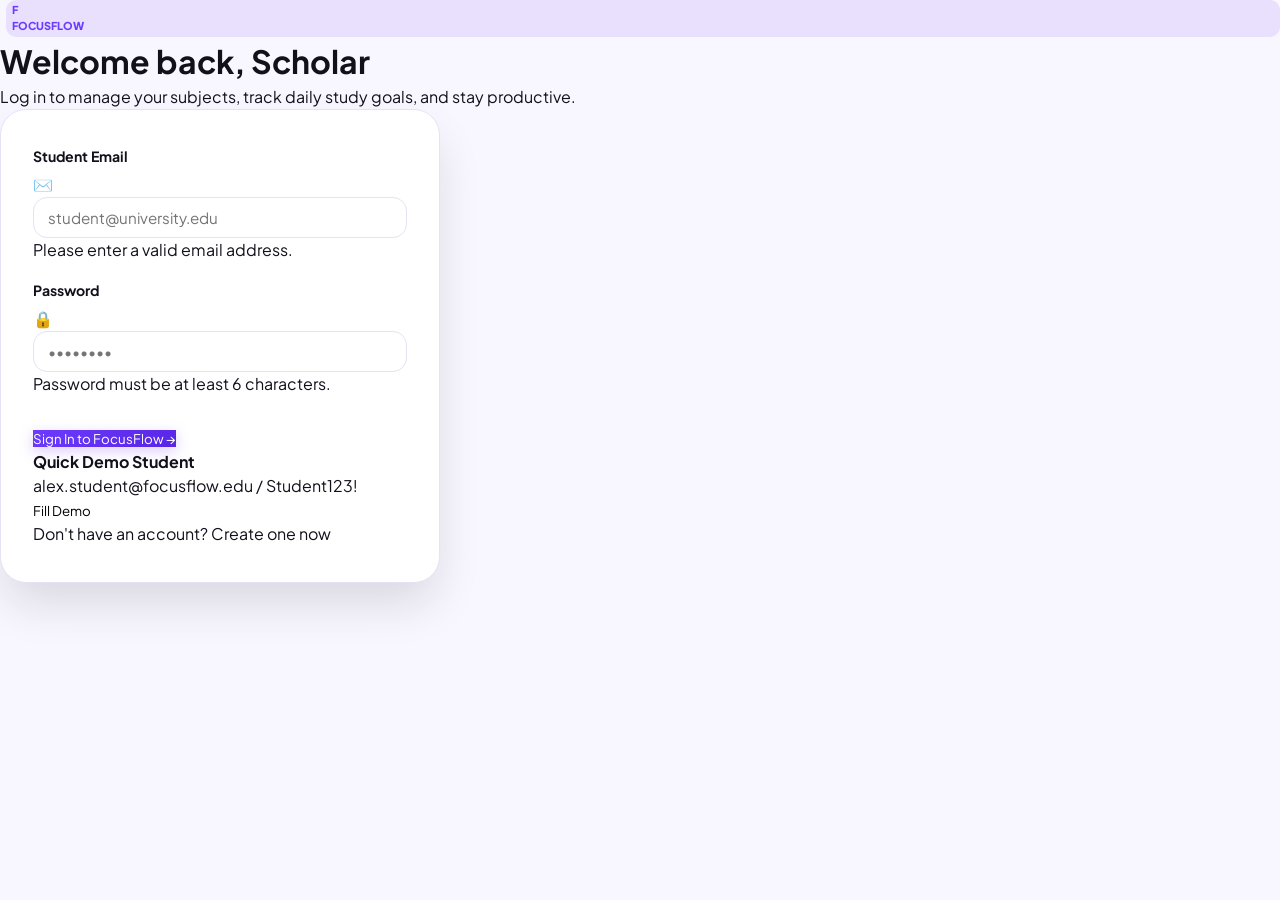
<file: static/login.html>
<!DOCTYPE html>
<html lang="en">
<head>
  <meta charset="UTF-8">
  <meta name="viewport" content="width=device-width, initial-scale=1.0">
  <title>FocusFlow — Student Login</title>
  <link rel="stylesheet" href="/static/css/style.css">
  <link rel="preconnect" href="https://fonts.googleapis.com">
  <link rel="preconnect" href="https://fonts.gstatic.com" crossorigin>
</head>
<body>
  <div class="auth-wrapper">
    <div class="auth-container">
      <div class="auth-brand-header">
        <div class="brand-badge">
          <div class="logo-icon">F</div>
          <span class="brand-name">FocusFlow</span>
        </div>
        <h1 class="auth-title">Welcome back, Scholar</h1>
        <p class="auth-subtitle">Log in to manage your subjects, track daily study goals, and stay productive.</p>
      </div>

      <div class="auth-card">
        <div id="alertBox" class="alert-box" role="alert"></div>

        <form id="loginForm" novalidate>
          <div class="form-group">
            <label class="form-label" for="email">Student Email</label>
            <div class="input-container">
              <span class="input-icon">✉️</span>
              <input 
                type="email" 
                id="email" 
                class="form-input" 
                placeholder="student@university.edu" 
                required 
                autocomplete="email"
              >
            </div>
            <div id="emailError" class="error-text">Please enter a valid email address.</div>
          </div>

          <div class="form-group">
            <label class="form-label" for="password">Password</label>
            <div class="input-container">
              <span class="input-icon">🔒</span>
              <input 
                type="password" 
                id="password" 
                class="form-input" 
                placeholder="••••••••" 
                required 
                autocomplete="current-password"
              >
            </div>
            <div id="passwordError" class="error-text">Password must be at least 6 characters.</div>
          </div>

          <button type="submit" id="submitBtn" class="btn-primary" style="margin-top: 1rem;">
            <span>Sign In to FocusFlow</span>
            <span>→</span>
          </button>
        </form>

        <div class="demo-credentials-card">
          <div>
            <strong>Quick Demo Student</strong><br>
            <span>alex.student@focusflow.edu / Student123!</span>
          </div>
          <button type="button" id="fillDemoBtn" class="demo-btn">Fill Demo</button>
        </div>

        <div class="auth-footer">
          Don't have an account? <a href="/signup">Create one now</a>
        </div>
      </div>
    </div>
  </div>

  <script src="/static/js/api.js"></script>
  <script>
    // Client-side validation and authentication handling
    const form = document.getElementById('loginForm');
    const emailInput = document.getElementById('email');
    const passwordInput = document.getElementById('password');
    const emailError = document.getElementById('emailError');
    const passwordError = document.getElementById('passwordError');
    const alertBox = document.getElementById('alertBox');
    const submitBtn = document.getElementById('submitBtn');
    const fillDemoBtn = document.getElementById('fillDemoBtn');

    // Quick demo autofill
    fillDemoBtn.addEventListener('click', () => {
      emailInput.value = 'alex.student@focusflow.edu';
      passwordInput.value = 'Student123!';
      emailInput.classList.remove('is-invalid');
      passwordInput.classList.remove('is-invalid');
      emailError.classList.remove('visible');
      passwordError.classList.remove('visible');
    });

    function showAlert(message, type = 'error') {
      alertBox.textContent = message;
      alertBox.className = `alert-box ${type}`;
      alertBox.style.display = 'flex';
    }

    function clearAlert() {
      alertBox.style.display = 'none';
      alertBox.textContent = '';
    }

    form.addEventListener('submit', async (e) => {
      e.preventDefault();
      clearAlert();

      let isValid = true;
      const email = emailInput.value.trim();
      const password = passwordInput.value;

      // Email validation
      const emailRegex = /^[^\s@]+@[^\s@]+\.[^\s@]+$/;
      if (!email || !emailRegex.test(email)) {
        emailInput.classList.add('is-invalid');
        emailError.classList.add('visible');
        isValid = false;
      } else {
        emailInput.classList.remove('is-invalid');
        emailError.classList.remove('visible');
      }

      // Password validation
      if (!password || password.length < 6) {
        passwordInput.classList.add('is-invalid');
        passwordError.classList.add('visible');
        isValid = false;
      } else {
        passwordInput.classList.remove('is-invalid');
        passwordError.classList.remove('visible');
      }

      if (!isValid) return;

      submitBtn.disabled = true;
      submitBtn.innerHTML = '<span>Verifying credentials...</span>';

      try {
        const response = await fetch('/api/auth/login', {
          method: 'POST',
          headers: { 'Content-Type': 'application/json' },
          body: JSON.stringify({ email, password })
        });

        const data = await response.json();

        if (!response.ok) {
          throw new Error(data.detail || 'Login failed. Please check your credentials.');
        }

        showAlert('Login successful! Redirecting to your dashboard...', 'success');
        Auth.setToken(data.token);
        Auth.setUser(data.user);

        setTimeout(() => {
          window.location.href = '/dashboard';
        }, 600);
      } catch (err) {
        showAlert(err.message, 'error');
        submitBtn.disabled = false;
        submitBtn.innerHTML = '<span>Sign In to FocusFlow</span> <span>→</span>';
      }
    });

    // Check if user is already authenticated
    if (Auth.isAuthenticated()) {
      window.location.href = '/dashboard';
    }
  </script>
</body>
</html>
</file>
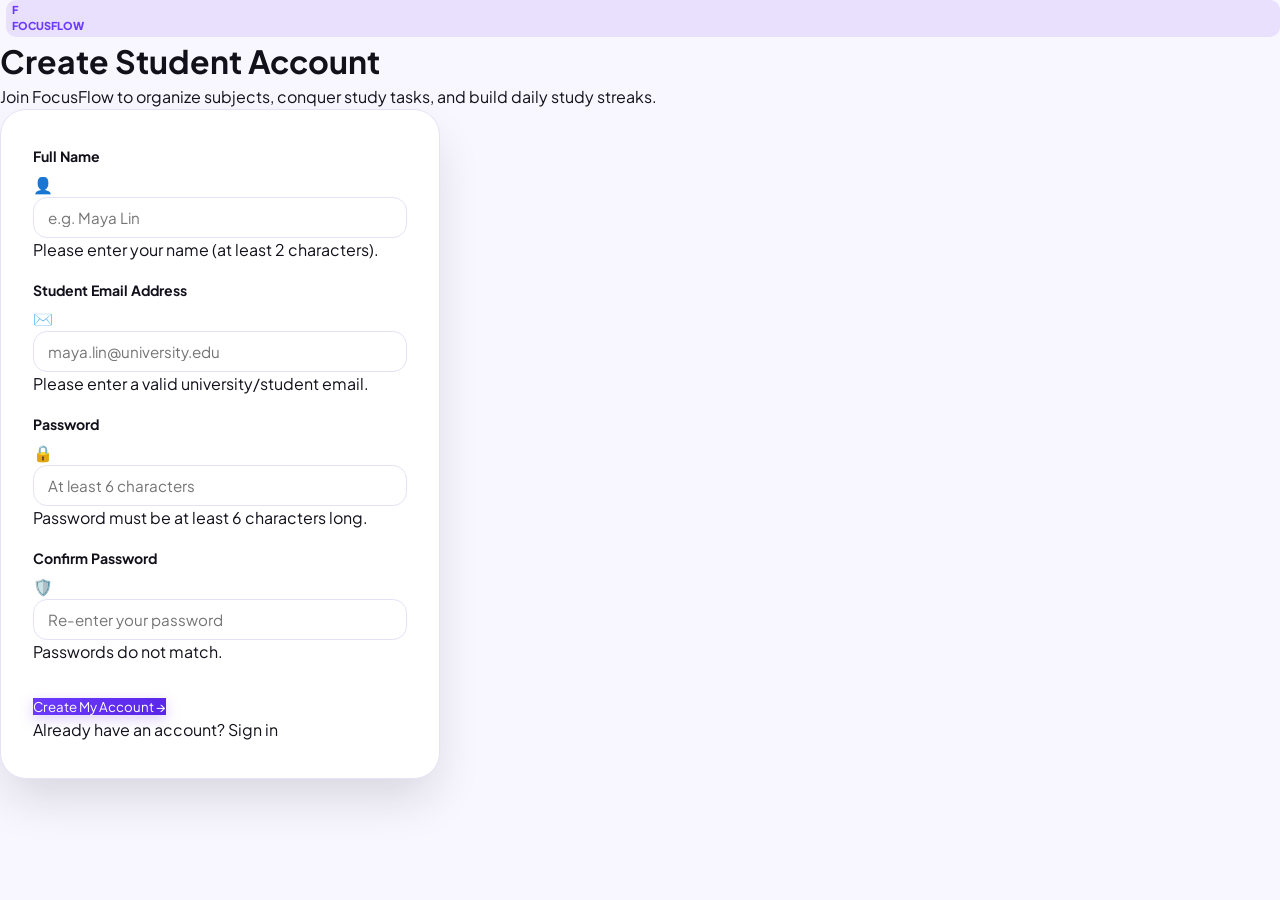
<file: static/signup.html>
<!DOCTYPE html>
<html lang="en">
<head>
  <meta charset="UTF-8">
  <meta name="viewport" content="width=device-width, initial-scale=1.0">
  <title>FocusFlow — Student Sign Up</title>
  <link rel="stylesheet" href="/static/css/style.css">
  <link rel="preconnect" href="https://fonts.googleapis.com">
  <link rel="preconnect" href="https://fonts.gstatic.com" crossorigin>
</head>
<body>
  <div class="auth-wrapper">
    <div class="auth-container">
      <div class="auth-brand-header">
        <div class="brand-badge">
          <div class="logo-icon">F</div>
          <span class="brand-name">FocusFlow</span>
        </div>
        <h1 class="auth-title">Create Student Account</h1>
        <p class="auth-subtitle">Join FocusFlow to organize subjects, conquer study tasks, and build daily study streaks.</p>
      </div>

      <div class="auth-card">
        <div id="alertBox" class="alert-box" role="alert"></div>

        <form id="signupForm" novalidate>
          <div class="form-group">
            <label class="form-label" for="name">Full Name</label>
            <div class="input-container">
              <span class="input-icon">👤</span>
              <input 
                type="text" 
                id="name" 
                class="form-input" 
                placeholder="e.g. Maya Lin" 
                required 
                autocomplete="name"
              >
            </div>
            <div id="nameError" class="error-text">Please enter your name (at least 2 characters).</div>
          </div>

          <div class="form-group">
            <label class="form-label" for="email">Student Email Address</label>
            <div class="input-container">
              <span class="input-icon">✉️</span>
              <input 
                type="email" 
                id="email" 
                class="form-input" 
                placeholder="maya.lin@university.edu" 
                required 
                autocomplete="email"
              >
            </div>
            <div id="emailError" class="error-text">Please enter a valid university/student email.</div>
          </div>

          <div class="form-group">
            <label class="form-label" for="password">Password</label>
            <div class="input-container">
              <span class="input-icon">🔒</span>
              <input 
                type="password" 
                id="password" 
                class="form-input" 
                placeholder="At least 6 characters" 
                required 
                autocomplete="new-password"
              >
            </div>
            <div id="passwordError" class="error-text">Password must be at least 6 characters long.</div>
          </div>

          <div class="form-group">
            <label class="form-label" for="confirmPassword">Confirm Password</label>
            <div class="input-container">
              <span class="input-icon">🛡️</span>
              <input 
                type="password" 
                id="confirmPassword" 
                class="form-input" 
                placeholder="Re-enter your password" 
                required 
                autocomplete="new-password"
              >
            </div>
            <div id="confirmPasswordError" class="error-text">Passwords do not match.</div>
          </div>

          <button type="submit" id="submitBtn" class="btn-primary" style="margin-top: 1rem;">
            <span>Create My Account</span>
            <span>→</span>
          </button>
        </form>

        <div class="auth-footer">
          Already have an account? <a href="/login">Sign in</a>
        </div>
      </div>
    </div>
  </div>

  <script src="/static/js/api.js"></script>
  <script>
    const form = document.getElementById('signupForm');
    const nameInput = document.getElementById('name');
    const emailInput = document.getElementById('email');
    const passwordInput = document.getElementById('password');
    const confirmPasswordInput = document.getElementById('confirmPassword');
    
    const nameError = document.getElementById('nameError');
    const emailError = document.getElementById('emailError');
    const passwordError = document.getElementById('passwordError');
    const confirmPasswordError = document.getElementById('confirmPasswordError');

    const alertBox = document.getElementById('alertBox');
    const submitBtn = document.getElementById('submitBtn');

    function showAlert(message, type = 'error') {
      alertBox.textContent = message;
      alertBox.className = `alert-box ${type}`;
      alertBox.style.display = 'flex';
    }

    function clearAlert() {
      alertBox.style.display = 'none';
      alertBox.textContent = '';
    }

    form.addEventListener('submit', async (e) => {
      e.preventDefault();
      clearAlert();

      let isValid = true;
      const name = nameInput.value.trim();
      const email = emailInput.value.trim();
      const password = passwordInput.value;
      const confirmPassword = confirmPasswordInput.value;

      // Name validation
      if (!name || name.length < 2) {
        nameInput.classList.add('is-invalid');
        nameError.classList.add('visible');
        isValid = false;
      } else {
        nameInput.classList.remove('is-invalid');
        nameError.classList.remove('visible');
      }

      // Email validation
      const emailRegex = /^[^\s@]+@[^\s@]+\.[^\s@]+$/;
      if (!email || !emailRegex.test(email)) {
        emailInput.classList.add('is-invalid');
        emailError.classList.add('visible');
        isValid = false;
      } else {
        emailInput.classList.remove('is-invalid');
        emailError.classList.remove('visible');
      }

      // Password validation
      if (!password || password.length < 6) {
        passwordInput.classList.add('is-invalid');
        passwordError.classList.add('visible');
        isValid = false;
      } else {
        passwordInput.classList.remove('is-invalid');
        passwordError.classList.remove('visible');
      }

      // Confirm password
      if (password !== confirmPassword) {
        confirmPasswordInput.classList.add('is-invalid');
        confirmPasswordError.classList.add('visible');
        isValid = false;
      } else {
        confirmPasswordInput.classList.remove('is-invalid');
        confirmPasswordError.classList.remove('visible');
      }

      if (!isValid) return;

      submitBtn.disabled = true;
      submitBtn.innerHTML = '<span>Setting up your study space...</span>';

      try {
        const response = await fetch('/api/auth/signup', {
          method: 'POST',
          headers: { 'Content-Type': 'application/json' },
          body: JSON.stringify({ name, email, password })
        });

        const data = await response.json();

        if (!response.ok) {
          throw new Error(data.detail || 'Sign up failed. Please check your information.');
        }

        showAlert('Account created successfully! Preparing your dashboard...', 'success');
        Auth.setToken(data.token);
        Auth.setUser(data.user);

        setTimeout(() => {
          window.location.href = '/dashboard';
        }, 600);
      } catch (err) {
        showAlert(err.message, 'error');
        submitBtn.disabled = false;
        submitBtn.innerHTML = '<span>Create My Account</span> <span>→</span>';
      }
    });

    if (Auth.isAuthenticated()) {
      window.location.href = '/dashboard';
    }
  </script>
</body>
</html>
</file>
<file: static/css/style.css>
/* ==========================================================================
   FocusFlow Design System — Gen-Z Student Productivity Platform
   Color Direction: Deep Violet, Electric Purple, Warm Coral, Soft Off-White
   ========================================================================== */

@import url('https://fonts.googleapis.com/css2?family=Plus+Jakarta+Sans:wght@300;400;500;600;700;800;900&display=swap');

:root {
  /* Brand Primary & Accents */
  --primary-50: #f4f0ff;
  --primary-100: #eae4ff;
  --primary-200: #d7ccff;
  --primary-300: #bba7ff;
  --primary-400: #9c7eff;
  --primary-500: #8B5CF6; /* Electric Purple */
  --primary-600: #6C3BFF; /* Deep Violet (Main Identity) */
  --primary-700: #5925e6;
  --primary-800: #491ec2;
  --primary-900: #3c199e;

  --accent-coral: #FF6B6B; /* Coral Accent */
  --accent-orange: #FF9F43; /* Warm Orange Accent */
  --accent-50: #fff5f5;
  --accent-100: #ffe8e8;
  --accent-200: #ffd4d4;
  --accent-300: #ffb4b4;
  --accent-400: #FF9F43; /* Warm Orange */
  --accent-500: #FF6B6B; /* Coral */
  --accent-600: #ea5454;
  --accent-700: #c93d3d;

  --success: #10b981;
  --success-subtle: rgba(16, 185, 129, 0.12);
  --warning: #FF9F43;
  --warning-subtle: rgba(255, 159, 67, 0.14);
  --danger: #FF6B6B;
  --danger-subtle: rgba(255, 107, 107, 0.14);
  --info: #06b6d4;

  /* Light Theme Variables */
  --bg-app: #F8F7FF; /* Soft Off-white */
  --bg-surface: #ffffff;
  --bg-surface-elevated: #ffffff;
  --bg-card: #ffffff;
  --bg-card-hover: #faf9ff;
  --bg-muted: #f0edff;
  --bg-input: #ffffff;
  
  --text-main: #12101A;
  --text-muted: #5e5975;
  --text-subtle: #8e87aa;
  --border-color: #e6e2f5;
  --border-subtle: #f0edfa;

  --shadow-sm: 0 2px 6px rgba(108, 59, 255, 0.04);
  --shadow-md: 0 6px 18px -2px rgba(108, 59, 255, 0.08);
  --shadow-lg: 0 16px 36px -4px rgba(108, 59, 255, 0.12);
  --shadow-xl: 0 24px 48px -6px rgba(18, 16, 26, 0.14);

  --radius-sm: 10px;
  --radius-md: 14px;
  --radius-lg: 20px;
  --radius-xl: 26px;
  --radius-full: 9999px;

  --sidebar-width: 250px;
  --topbar-height: 70px;
  --transition: all 0.22s cubic-bezier(0.4, 0, 0.2, 1);
}

/* Dark Theme */
body[data-theme="dark"] {
  --bg-app: #12101A; /* Dark mode background */
  --bg-surface: #1A1626;
  --bg-surface-elevated: #221D32;
  --bg-card: #1B1729;
  --bg-card-hover: #26203A;
  --bg-muted: #241E36;
  --bg-input: #181424;

  --text-main: #f8f7ff;
  --text-muted: #a39eb8;
  --text-subtle: #797394;
  --border-color: #2D2742;
  --border-subtle: #231E35;

  --shadow-sm: 0 2px 8px rgba(0, 0, 0, 0.3);
  --shadow-md: 0 6px 20px -2px rgba(0, 0, 0, 0.45);
  --shadow-lg: 0 16px 40px -4px rgba(0, 0, 0, 0.6);
  --shadow-xl: 0 24px 52px -6px rgba(0, 0, 0, 0.7);
}

/* Base Reset & Typography */
* {
  margin: 0;
  padding: 0;
  box-sizing: border-box;
}

body {
  font-family: 'Plus Jakarta Sans', -apple-system, BlinkMacSystemFont, 'Segoe UI', Roboto, sans-serif;
  background-color: var(--bg-app);
  color: var(--text-main);
  min-height: 100vh;
  line-height: 1.5;
  transition: background-color 0.3s ease, color 0.3s ease;
  overflow-x: hidden;
  -webkit-font-smoothing: antialiased;
}

a {
  color: inherit;
  text-decoration: none;
}

button {
  font-family: inherit;
  cursor: pointer;
  border: none;
  outline: none;
  background: none;
  transition: var(--transition);
}

input, select, textarea {
  font-family: inherit;
  font-size: 0.95rem;
  color: var(--text-main);
  background-color: var(--bg-input);
  border: 1.5px solid var(--border-color);
  border-radius: var(--radius-md);
  padding: 10px 14px;
  outline: none;
  transition: var(--transition);
  width: 100%;
}

input:focus, select:focus, textarea:focus {
  border-color: var(--primary-600);
  box-shadow: 0 0 0 3px rgba(124, 58, 237, 0.15);
}

/* Buttons */
.btn {
  display: inline-flex;
  align-items: center;
  justify-content: center;
  gap: 8px;
  font-weight: 700;
  font-size: 0.92rem;
  padding: 10px 18px;
  border-radius: var(--radius-md);
  transition: var(--transition);
  user-select: none;
  white-space: nowrap;
}

.btn:active {
  transform: scale(0.97);
}

.btn-primary {
  background: linear-gradient(135deg, var(--primary-600), var(--primary-700));
  color: #ffffff;
  box-shadow: 0 4px 14px rgba(124, 58, 237, 0.25);
}

.btn-primary:hover {
  background: linear-gradient(135deg, var(--primary-500), var(--primary-600));
  box-shadow: 0 6px 18px rgba(124, 58, 237, 0.35);
  transform: translateY(-1px);
}

.btn-accent {
  background: linear-gradient(135deg, var(--accent-500), #f97316);
  color: #ffffff;
  box-shadow: 0 4px 14px rgba(255, 107, 74, 0.25);
}

.btn-accent:hover {
  background: linear-gradient(135deg, #ff7a5c, #ea580c);
  box-shadow: 0 6px 18px rgba(255, 107, 74, 0.35);
  transform: translateY(-1px);
}

.btn-secondary {
  background: var(--bg-surface-elevated);
  color: var(--text-main);
  border: 1px solid var(--border-color);
}

.btn-secondary:hover {
  background: var(--bg-muted);
  border-color: var(--text-subtle);
}

.btn-danger {
  background: var(--danger-subtle);
  color: var(--danger);
  border: 1px solid rgba(239, 68, 68, 0.2);
}

.btn-danger:hover {
  background: var(--danger);
  color: #ffffff;
}

.btn-sm {
  padding: 6px 12px;
  font-size: 0.82rem;
  border-radius: var(--radius-sm);
}

.btn-lg {
  padding: 12px 24px;
  font-size: 1rem;
  border-radius: var(--radius-md);
}

.btn-icon {
  width: 34px;
  height: 34px;
  padding: 0;
  border-radius: var(--radius-sm);
  display: inline-flex;
  align-items: center;
  justify-content: center;
}

/* Cards & Badges */
.card {
  background: var(--bg-card);
  border: 1px solid var(--border-color);
  border-radius: var(--radius-lg);
  padding: 24px;
  box-shadow: var(--shadow-sm);
  transition: var(--transition);
}

.card:hover {
  border-color: rgba(124, 58, 237, 0.2);
}

.badge {
  display: inline-flex;
  align-items: center;
  gap: 4px;
  padding: 4px 10px;
  border-radius: var(--radius-full);
  font-size: 0.78rem;
  font-weight: 700;
  text-transform: uppercase;
  letter-spacing: 0.04em;
}

.badge-high {
  background: rgba(239, 68, 68, 0.12);
  color: var(--danger);
}

.badge-medium {
  background: rgba(245, 158, 11, 0.12);
  color: var(--warning);
}

.badge-low {
  background: rgba(16, 185, 129, 0.12);
  color: var(--success);
}

/* Form Groups */
.form-group {
  margin-bottom: 18px;
}

.form-label {
  display: block;
  font-size: 0.88rem;
  font-weight: 700;
  color: var(--text-main);
  margin-bottom: 6px;
}

.form-help {
  font-size: 0.78rem;
  color: var(--text-muted);
  margin-top: 4px;
}

/* ================= AUTHENTICATION SPLIT SCREEN ================= */
.auth-split-wrapper {
  display: flex;
  min-height: 100vh;
  width: 100%;
  background: var(--bg-app);
}

.auth-hero-pane {
  flex: 1.1;
  background: linear-gradient(135deg, #1e113a 0%, #0d1124 60%, #150d2a 100%);
  color: #ffffff;
  padding: 60px 48px;
  display: flex;
  flex-direction: column;
  justify-content: center;
  position: relative;
  overflow: hidden;
}

.auth-hero-pane::before {
  content: '';
  position: absolute;
  top: -100px;
  left: -100px;
  width: 400px;
  height: 400px;
  background: radial-gradient(circle, rgba(124, 58, 237, 0.3) 0%, transparent 70%);
  filter: blur(50px);
}

.auth-hero-pane::after {
  content: '';
  position: absolute;
  bottom: -80px;
  right: -80px;
  width: 350px;
  height: 350px;
  background: radial-gradient(circle, rgba(255, 107, 74, 0.25) 0%, transparent 70%);
  filter: blur(60px);
}

.auth-hero-content {
  position: relative;
  z-index: 2;
  max-width: 520px;
  margin: 0 auto;
}

.auth-hero-badge {
  display: inline-block;
  padding: 6px 14px;
  background: rgba(139, 92, 246, 0.15);
  border: 1px solid rgba(139, 92, 246, 0.3);
  border-radius: var(--radius-full);
  font-size: 0.78rem;
  font-weight: 800;
  letter-spacing: 0.06em;
  color: #c4b5fd;
  margin-bottom: 20px;
}

.auth-hero-brand {
  display: flex;
  align-items: center;
  gap: 14px;
  margin-bottom: 12px;
}

.auth-hero-brand h1 {
  font-size: 2.4rem;
  font-weight: 900;
  letter-spacing: -0.03em;
  background: linear-gradient(135deg, #ffffff 30%, #c4b5fd 100%);
  -webkit-background-clip: text;
  -webkit-text-fill-color: transparent;
}

.auth-hero-tagline {
  font-size: 1.25rem;
  font-weight: 600;
  color: #cbd5e1;
  margin-bottom: 36px;
  line-height: 1.4;
}

.auth-feature-list {
  display: flex;
  flex-direction: column;
  gap: 20px;
  margin-bottom: 40px;
}

.auth-feat-item {
  display: flex;
  align-items: flex-start;
  gap: 16px;
}

.feat-icon {
  font-size: 1.4rem;
  background: rgba(255, 255, 255, 0.08);
  border-radius: var(--radius-md);
  width: 42px;
  height: 42px;
  display: flex;
  align-items: center;
  justify-content: center;
  flex-shrink: 0;
}

.auth-feat-item strong {
  display: block;
  font-size: 1rem;
  color: #ffffff;
  margin-bottom: 2px;
}

.auth-feat-item p {
  font-size: 0.88rem;
  color: #94a3b8;
  line-height: 1.4;
}

.auth-hero-footer {
  font-size: 0.82rem;
  color: #64748b;
}

/* Right Form Pane */
.auth-form-pane {
  flex: 1;
  display: flex;
  align-items: center;
  justify-content: center;
  padding: 40px 24px;
}

.auth-card {
  width: 100%;
  max-width: 440px;
  background: var(--bg-card);
  border: 1px solid var(--border-color);
  border-radius: var(--radius-xl);
  padding: 36px 32px;
  box-shadow: var(--shadow-xl);
}

.auth-mobile-header {
  display: none;
  margin-bottom: 24px;
}

.auth-tabs {
  display: flex;
  background: var(--bg-muted);
  border-radius: var(--radius-md);
  padding: 4px;
  margin-bottom: 28px;
}

.auth-tab-btn {
  flex: 1;
  padding: 10px;
  border-radius: var(--radius-sm);
  font-size: 0.92rem;
  font-weight: 700;
  color: var(--text-muted);
}

.auth-tab-btn.active {
  background: var(--bg-card);
  color: var(--text-main);
  box-shadow: var(--shadow-sm);
}

.btn-toggle-password {
  position: absolute;
  right: 12px;
  top: 50%;
  transform: translateY(-50%);
  font-size: 1.1rem;
  opacity: 0.6;
}

.btn-toggle-password:hover {
  opacity: 1;
}

/* ================= APPLICATION LAYOUT ================= */
#app-layout {
  display: flex;
  min-height: 100vh;
}

/* Sidebar */
.sidebar {
  width: var(--sidebar-width);
  background: var(--bg-surface);
  border-right: 1px solid var(--border-color);
  display: flex;
  flex-direction: column;
  position: fixed;
  top: 0;
  bottom: 0;
  left: 0;
  z-index: 100;
  transition: transform 0.3s ease;
}

.brand {
  height: var(--topbar-height);
  display: flex;
  align-items: center;
  gap: 12px;
  padding: 0 24px;
  border-bottom: 1px solid var(--border-color);
}

.brand-icon {
  font-size: 1.6rem;
}

.brand-title {
  font-size: 1.25rem;
  font-weight: 900;
  letter-spacing: -0.02em;
  color: var(--text-main);
}

.brand-badge {
  font-size: 0.68rem;
  font-weight: 800;
  text-transform: uppercase;
  background: rgba(124, 58, 237, 0.12);
  color: var(--primary-600);
  padding: 2px 6px;
  border-radius: var(--radius-sm);
  margin-left: 6px;
}

.nav-links {
  list-style: none;
  padding: 18px 14px;
  flex: 1;
  overflow-y: auto;
  display: flex;
  flex-direction: column;
  gap: 4px;
}

.nav-item button {
  width: 100%;
  display: flex;
  align-items: center;
  gap: 12px;
  padding: 11px 16px;
  border-radius: var(--radius-md);
  font-size: 0.92rem;
  font-weight: 700;
  color: var(--text-muted);
}

.nav-icon {
  font-size: 1.15rem;
  width: 22px;
  text-align: center;
}

.nav-item:hover button {
  background: var(--bg-muted);
  color: var(--text-main);
}

.nav-item.active button {
  background: rgba(124, 58, 237, 0.12);
  color: var(--primary-600);
  font-weight: 800;
}

body[data-theme="dark"] .nav-item.active button {
  background: rgba(139, 92, 246, 0.18);
  color: #c4b5fd;
}

.sidebar-footer {
  padding: 16px 20px;
  border-top: 1px solid var(--border-color);
}

.user-snippet {
  display: flex;
  align-items: center;
  gap: 12px;
}

.user-avatar {
  width: 38px;
  height: 38px;
  border-radius: var(--radius-full);
  background: linear-gradient(135deg, var(--primary-600), var(--accent-500));
  color: #ffffff;
  display: flex;
  align-items: center;
  justify-content: center;
  font-weight: 800;
  font-size: 1rem;
  flex-shrink: 0;
}

.user-info {
  flex: 1;
  overflow: hidden;
}

.user-info .name {
  font-weight: 700;
  font-size: 0.88rem;
  white-space: nowrap;
  overflow: hidden;
  text-overflow: ellipsis;
}

.user-info .email {
  font-size: 0.75rem;
  color: var(--text-muted);
  white-space: nowrap;
  overflow: hidden;
  text-overflow: ellipsis;
}

.logout-btn {
  font-size: 1.1rem;
  padding: 6px;
  opacity: 0.7;
}

.logout-btn:hover {
  opacity: 1;
}

/* Main Content Area */
.main-wrapper {
  flex: 1;
  margin-left: var(--sidebar-width);
  display: flex;
  flex-direction: column;
  min-height: 100vh;
}

.topbar {
  height: var(--topbar-height);
  background: var(--bg-surface);
  border-bottom: 1px solid var(--border-color);
  padding: 0 32px;
  display: flex;
  align-items: center;
  justify-content: space-between;
  position: sticky;
  top: 0;
  z-index: 90;
}

.page-heading {
  display: flex;
  align-items: center;
  gap: 14px;
}

.mobile-toggle {
  display: none;
  font-size: 1.5rem;
}

.page-title {
  font-size: 1.35rem;
  font-weight: 800;
  letter-spacing: -0.02em;
}

.topbar-actions {
  display: flex;
  align-items: center;
  gap: 12px;
}

.streak-pill {
  padding: 6px 14px;
  background: rgba(255, 107, 74, 0.12);
  color: var(--accent-600);
  border: 1px solid rgba(255, 107, 74, 0.25);
  border-radius: var(--radius-full);
  font-size: 0.85rem;
  font-weight: 800;
}

.theme-toggle-btn {
  width: 38px;
  height: 38px;
  border-radius: var(--radius-md);
  border: 1px solid var(--border-color);
  display: flex;
  align-items: center;
  justify-content: center;
  font-size: 1.15rem;
}

.theme-toggle-btn:hover {
  background: var(--bg-muted);
}

.content-area {
  padding: 32px;
  flex: 1;
  max-width: 1200px;
  width: 100%;
  margin: 0 auto;
}

.view-section {
  display: none;
  animation: fadeIn 0.25s ease;
}

.view-section.active {
  display: block;
}

@keyframes fadeIn {
  from { opacity: 0; transform: translateY(6px); }
  to { opacity: 1; transform: translateY(0); }
}

/* ================= 1. HERO DASHBOARD STYLES ================= */
.dash-hero-header {
  display: flex;
  justify-content: space-between;
  align-items: center;
  margin-bottom: 28px;
  flex-wrap: wrap;
  gap: 16px;
}

.dash-hero-name {
  font-size: 2rem;
  font-weight: 900;
  letter-spacing: -0.03em;
}

.dash-hero-salutation {
  font-size: 1.15rem;
  font-weight: 800;
  color: var(--primary-600);
  margin-top: 2px;
}

.dash-hero-msg {
  font-size: 0.95rem;
  color: var(--text-muted);
  margin-top: 4px;
}

/* Quick Action Cards */
.quick-actions-grid {
  display: grid;
  grid-template-columns: repeat(auto-fit, minmax(140px, 1fr));
  gap: 14px;
  margin-bottom: 28px;
}

.action-card {
  background: var(--bg-card);
  border: 1px solid var(--border-color);
  border-radius: var(--radius-lg);
  padding: 16px 14px;
  display: flex;
  align-items: center;
  gap: 12px;
  cursor: pointer;
  transition: var(--transition);
  box-shadow: var(--shadow-sm);
}

.action-card:hover {
  transform: translateY(-3px);
  border-color: var(--primary-500);
  box-shadow: var(--shadow-md);
}

.action-card-icon {
  width: 42px;
  height: 42px;
  border-radius: var(--radius-md);
  display: flex;
  align-items: center;
  justify-content: center;
  font-size: 1.3rem;
  flex-shrink: 0;
}

.action-card-text {
  display: flex;
  flex-direction: column;
}

.action-title {
  font-weight: 800;
  font-size: 0.95rem;
  color: var(--text-main);
}

.action-desc {
  font-size: 0.75rem;
  color: var(--text-muted);
}

/* Hero Grid: Today's Focus & Study Streak */
.dash-hero-grid {
  display: grid;
  grid-template-columns: 1.4fr 1fr;
  gap: 20px;
  margin-bottom: 28px;
}

.today-focus-card {
  position: relative;
  overflow: hidden;
  background: linear-gradient(135deg, var(--bg-card) 0%, rgba(124, 58, 237, 0.05) 100%);
}

.dash-card-tag {
  font-size: 0.8rem;
  font-weight: 800;
  letter-spacing: 0.08em;
  color: var(--primary-600);
  text-transform: uppercase;
}

.dash-goal-target {
  font-size: 0.85rem;
  font-weight: 700;
  color: var(--text-muted);
}

.focus-stat-row {
  margin: 12px 0;
}

.focus-stat-num {
  font-size: 2.2rem;
  font-weight: 900;
  letter-spacing: -0.02em;
}

.focus-sub-text {
  font-size: 0.92rem;
  font-weight: 700;
  color: var(--text-muted);
}

/* Streak Hero Card */
.streak-hero-card {
  background: linear-gradient(135deg, var(--bg-card) 0%, rgba(255, 107, 74, 0.05) 100%);
}

.streak-header-num {
  font-size: 2.2rem;
  font-weight: 900;
  color: var(--accent-500);
  margin-bottom: 16px;
}

.streak-week-track {
  display: flex;
  justify-content: space-between;
  gap: 6px;
}

.streak-day {
  flex: 1;
  display: flex;
  flex-direction: column;
  align-items: center;
  padding: 8px 4px;
  background: var(--bg-muted);
  border-radius: var(--radius-sm);
  gap: 4px;
  transition: var(--transition);
}

.streak-day .day-label {
  font-size: 0.72rem;
  font-weight: 700;
  color: var(--text-muted);
}

.streak-day .day-icon {
  font-size: 0.85rem;
  color: var(--text-subtle);
}

.streak-day.done {
  background: rgba(16, 185, 129, 0.15);
}

.streak-day.done .day-icon {
  color: var(--success);
  font-weight: 800;
}

.streak-day.today {
  border: 1.5px solid var(--accent-500);
  box-shadow: 0 0 10px rgba(255, 107, 74, 0.3);
}

.streak-day.today .day-icon {
  color: var(--accent-500);
  font-weight: 900;
}

/* Stats Grid */
.stats-grid {
  display: grid;
  grid-template-columns: repeat(auto-fit, minmax(220px, 1fr));
  gap: 18px;
}

.stat-card {
  display: flex;
  align-items: center;
  gap: 16px;
  padding: 20px;
}

.stat-icon {
  width: 50px;
  height: 50px;
  border-radius: var(--radius-md);
  display: flex;
  align-items: center;
  justify-content: center;
  font-size: 1.5rem;
  flex-shrink: 0;
}

.stat-icon.violet { background: rgba(124, 58, 237, 0.12); color: var(--primary-600); }
.stat-icon.coral { background: rgba(255, 107, 74, 0.12); color: var(--accent-500); }
.stat-icon.emerald { background: rgba(16, 185, 129, 0.12); color: var(--success); }
.stat-icon.amber { background: rgba(245, 158, 11, 0.12); color: var(--warning); }

.stat-label {
  font-size: 0.82rem;
  font-weight: 700;
  color: var(--text-muted);
}

.stat-value {
  font-size: 1.6rem;
  font-weight: 900;
  letter-spacing: -0.02em;
  margin-top: 2px;
}

/* Progress Bars */
.progress-bar-bg {
  width: 100%;
  background: var(--bg-muted);
  border-radius: var(--radius-full);
  overflow: hidden;
}

.progress-bar-fill {
  height: 100%;
  border-radius: var(--radius-full);
  transition: width 0.4s cubic-bezier(0.4, 0, 0.2, 1);
}

/* ================= 2. SUBJECTS & LEARNING SPACES ================= */
.subjects-grid {
  display: grid;
  grid-template-columns: repeat(auto-fit, minmax(320px, 1fr));
  gap: 20px;
  margin-top: 20px;
}

.subject-card {
  border-top: 4px solid var(--primary-600);
  display: flex;
  flex-direction: column;
  justify-content: space-between;
}

.subject-card-top {
  display: flex;
  justify-content: space-between;
  align-items: flex-start;
}

.subject-card-bottom {
  display: flex;
  justify-content: space-between;
  align-items: center;
  padding-top: 14px;
  border-top: 1px solid var(--border-subtle);
  margin-top: 14px;
}

/* Learning Space Hero */
.subject-space-hero {
  background: var(--bg-card);
  border: 1px solid var(--border-color);
  border-radius: var(--radius-lg);
  padding: 28px;
  box-shadow: var(--shadow-sm);
  margin-bottom: 24px;
}

.topics-list {
  display: flex;
  flex-direction: column;
  gap: 10px;
}

.topic-row {
  display: flex;
  align-items: center;
  justify-content: space-between;
  padding: 12px 18px;
  border-radius: var(--radius-md);
  background: var(--bg-surface-elevated);
  border: 1px solid var(--border-color);
  transition: var(--transition);
}

.topic-row:hover {
  border-color: var(--primary-400);
}

.topic-check-btn {
  width: 24px;
  height: 24px;
  border-radius: 6px;
  border: 2px solid var(--border-color);
  display: flex;
  align-items: center;
  justify-content: center;
  font-weight: 900;
  font-size: 0.85rem;
  background: var(--bg-surface);
  color: #fff;
  transition: var(--transition);
}

.topic-row.completed .topic-check-btn {
  background: var(--success);
  border-color: var(--success);
}

.topic-title {
  font-size: 0.95rem;
  font-weight: 700;
}

.topic-title.strike {
  text-decoration: line-through;
  opacity: 0.6;
}

/* ================= 3. TASKS ================= */
.task-filters-group {
  display: flex;
  gap: 8px;
  flex-wrap: wrap;
}

.task-list {
  display: flex;
  flex-direction: column;
  gap: 12px;
}

.task-item {
  display: flex;
  align-items: center;
  gap: 14px;
  padding: 14px 18px;
  border-radius: var(--radius-md);
  background: var(--bg-surface-elevated);
  border: 1px solid var(--border-color);
  transition: var(--transition);
}

.task-item:hover {
  border-color: var(--primary-400);
  box-shadow: var(--shadow-sm);
}

.task-checkbox {
  width: 24px;
  height: 24px;
  border-radius: 6px;
  border: 2px solid var(--border-color);
  display: flex;
  align-items: center;
  justify-content: center;
  font-size: 0.85rem;
  font-weight: 900;
  color: #ffffff;
  background: var(--bg-surface);
  flex-shrink: 0;
  transition: var(--transition);
}

.task-item.completed .task-checkbox {
  background: var(--success);
  border-color: var(--success);
}

.task-details {
  flex: 1;
}

.task-title {
  font-weight: 700;
  font-size: 0.96rem;
}

.task-title.strike {
  text-decoration: line-through;
  opacity: 0.6;
}

.task-meta {
  display: flex;
  align-items: center;
  gap: 10px;
  margin-top: 4px;
  font-size: 0.8rem;
  color: var(--text-muted);
}

.subject-tag {
  font-weight: 700;
  padding-left: 6px;
}

/* ================= 4. AI FEATURE CARDS ================= */
.ai-feature-cards-grid {
  display: grid;
  grid-template-columns: repeat(auto-fit, minmax(180px, 1fr));
  gap: 14px;
  margin-bottom: 24px;
}

.ai-feature-card {
  padding: 18px 16px;
  text-align: center;
  cursor: pointer;
  transition: var(--transition);
}

.ai-feature-card:hover {
  transform: translateY(-2px);
  border-color: var(--primary-500);
}

.ai-feature-card.active {
  border-color: var(--primary-600);
  box-shadow: 0 0 0 2px var(--primary-600);
  background: rgba(124, 58, 237, 0.04);
}

.ai-feat-icon {
  font-size: 2rem;
  margin-bottom: 8px;
}

.ai-feature-card h4 {
  font-weight: 800;
  font-size: 0.96rem;
  margin-bottom: 2px;
}

.ai-feature-card p {
  font-size: 0.78rem;
  color: var(--text-muted);
}

.ai-feature-panel {
  display: none;
}

.ai-feature-panel.active {
  display: block;
}

/* Concept Flowchart */
.concept-flowchart {
  display: flex;
  flex-direction: column;
  gap: 10px;
  margin-top: 14px;
}

.flow-step {
  display: flex;
  align-items: flex-start;
  gap: 14px;
  padding: 14px 18px;
  border-radius: var(--radius-md);
  background: var(--bg-muted);
}

.flow-num {
  width: 28px;
  height: 28px;
  border-radius: var(--radius-full);
  background: var(--primary-600);
  color: #fff;
  font-weight: 800;
  font-size: 0.85rem;
  display: flex;
  align-items: center;
  justify-content: center;
  flex-shrink: 0;
}

.flow-arrow {
  text-align: center;
  font-weight: 900;
  font-size: 1.2rem;
  color: var(--primary-600);
}

/* ================= 5. FOCUS TIMER ================= */
.timer-container {
  max-width: 600px;
  margin: 0 auto;
  text-align: center;
  padding: 40px 24px;
}

.timer-task-selector select {
  max-width: 400px;
  margin: 0 auto 24px auto;
  font-weight: 600;
}

.preset-durations {
  display: flex;
  justify-content: center;
  gap: 8px;
  margin-bottom: 30px;
  flex-wrap: wrap;
}

.duration-pill {
  padding: 8px 16px;
  border-radius: var(--radius-full);
  background: var(--bg-muted);
  font-weight: 700;
  font-size: 0.88rem;
  color: var(--text-muted);
}

.duration-pill.active {
  background: var(--primary-600);
  color: #ffffff;
  box-shadow: 0 4px 12px rgba(124, 58, 237, 0.3);
}

.timer-circle-wrapper {
  position: relative;
  width: 260px;
  height: 260px;
  margin: 0 auto 30px auto;
}

.timer-svg {
  width: 100%;
  height: 100%;
  transform: rotate(-90deg);
}

.timer-bg-circle {
  fill: none;
  stroke: var(--bg-muted);
  stroke-width: 12;
}

.timer-progress-circle {
  fill: none;
  stroke: url(#timerGradient);
  stroke-width: 12;
  stroke-linecap: round;
  stroke-dasharray: 691.15; /* 2 * PI * 110 */
  stroke-dashoffset: 0;
  transition: stroke-dashoffset 1s linear;
}

.timer-text-content {
  position: absolute;
  top: 50%;
  left: 50%;
  transform: translate(-50%, -50%);
  display: flex;
  flex-direction: column;
  align-items: center;
}

.timer-display {
  font-size: 3.2rem;
  font-weight: 900;
  letter-spacing: -0.02em;
  font-variant-numeric: tabular-nums;
}

.timer-mode-label {
  font-size: 0.82rem;
  font-weight: 800;
  letter-spacing: 0.08em;
  text-transform: uppercase;
  color: var(--accent-500);
  margin-top: 4px;
}

.timer-controls {
  display: flex;
  justify-content: center;
  gap: 12px;
  margin-bottom: 24px;
  flex-wrap: wrap;
}

.timer-active-info {
  font-size: 0.88rem;
  color: var(--text-muted);
  display: flex;
  justify-content: center;
  gap: 10px;
  flex-wrap: wrap;
}

.break-banner {
  padding: 24px;
  background: linear-gradient(135deg, rgba(16, 185, 129, 0.1), rgba(6, 182, 212, 0.1));
  border: 1.5px solid var(--success);
  border-radius: var(--radius-lg);
  margin-bottom: 28px;
}

/* ================= 6. MOCK TEST & EXAM UI ================= */
.exam-wrapper {
  max-width: 820px;
  margin: 0 auto;
}

.exam-header-bar {
  display: flex;
  justify-content: space-between;
  align-items: center;
  margin-bottom: 18px;
  flex-wrap: wrap;
  gap: 12px;
}

.exam-subject-badge {
  font-size: 0.82rem;
  font-weight: 800;
  color: var(--primary-600);
  text-transform: uppercase;
  letter-spacing: 0.05em;
}

.exam-timer-badge {
  padding: 6px 14px;
  background: var(--bg-muted);
  border-radius: var(--radius-full);
  font-weight: 800;
  font-size: 0.95rem;
  color: var(--text-main);
  font-variant-numeric: tabular-nums;
}

.exam-card {
  padding: 32px 28px;
  margin-bottom: 20px;
}

.exam-question-title {
  font-size: 1.25rem;
  font-weight: 800;
  line-height: 1.5;
  margin-bottom: 24px;
}

.exam-options-grid {
  display: flex;
  flex-direction: column;
  gap: 12px;
}

.exam-opt-card {
  display: flex;
  align-items: center;
  gap: 14px;
  padding: 14px 18px;
  border-radius: var(--radius-md);
  background: var(--bg-surface-elevated);
  border: 1.5px solid var(--border-color);
  cursor: pointer;
  transition: var(--transition);
}

.exam-opt-card:hover {
  border-color: var(--primary-400);
  background: var(--bg-muted);
}

.exam-opt-card.selected {
  border-color: var(--primary-600);
  background: rgba(124, 58, 237, 0.08);
  box-shadow: 0 0 0 2px var(--primary-600);
}

.opt-prefix {
  width: 32px;
  height: 32px;
  border-radius: var(--radius-sm);
  background: var(--bg-muted);
  color: var(--text-main);
  font-weight: 800;
  font-size: 0.9rem;
  display: flex;
  align-items: center;
  justify-content: center;
  flex-shrink: 0;
}

.exam-opt-card.selected .opt-prefix {
  background: var(--primary-600);
  color: #fff;
}

.opt-text {
  font-weight: 600;
  font-size: 0.95rem;
}

.btn-flag {
  font-size: 0.82rem;
  font-weight: 700;
  color: var(--text-muted);
  padding: 4px 10px;
  border-radius: var(--radius-sm);
  border: 1px solid var(--border-color);
}

.btn-flag.flagged {
  background: rgba(245, 158, 11, 0.15);
  color: var(--warning);
  border-color: var(--warning);
}

.exam-nav-bar {
  display: flex;
  justify-content: space-between;
  align-items: center;
  gap: 12px;
  flex-wrap: wrap;
}

.exam-palette {
  display: flex;
  gap: 6px;
  flex-wrap: wrap;
}

.palette-pill {
  width: 34px;
  height: 34px;
  border-radius: var(--radius-sm);
  background: var(--bg-card);
  border: 1px solid var(--border-color);
  font-weight: 800;
  font-size: 0.85rem;
  color: var(--text-muted);
}

.palette-pill.active {
  border-color: var(--primary-600);
  box-shadow: 0 0 0 2px var(--primary-600);
}

.palette-pill.answered {
  background: rgba(124, 58, 237, 0.15);
  color: var(--primary-600);
}

.palette-pill.flagged {
  border-color: var(--warning);
  color: var(--warning);
}

/* Exam Result Card */
.result-card-wrapper {
  max-width: 700px;
  margin: 0 auto;
}

.result-card {
  padding: 36px 30px;
}

.result-score-banner {
  display: flex;
  justify-content: center;
  align-items: baseline;
  gap: 12px;
  margin-bottom: 24px;
}

.result-big-num {
  font-size: 3rem;
  font-weight: 900;
}

.result-big-pct {
  font-size: 1.8rem;
  font-weight: 800;
  color: var(--primary-600);
}

.result-metrics-grid {
  display: grid;
  grid-template-columns: repeat(3, 1fr);
  gap: 12px;
  padding: 16px;
  background: var(--bg-muted);
  border-radius: var(--radius-md);
}

.result-metric-box {
  display: flex;
  align-items: center;
  gap: 10px;
}

.weak-topics-banner {
  padding: 18px 20px;
  background: rgba(255, 107, 74, 0.08);
  border: 1.5px solid rgba(255, 107, 74, 0.3);
  border-radius: var(--radius-md);
  margin-top: 24px;
}

/* ================= 7. PROGRESS & CHARTS ================= */
.progress-hero-card {
  background: linear-gradient(135deg, #1e113a, #0b0d19);
  color: #fff;
  display: flex;
  justify-content: space-between;
  align-items: center;
  padding: 32px 28px;
  margin-bottom: 28px;
  flex-wrap: wrap;
  gap: 20px;
}

.prog-hero-stat-badge {
  text-align: right;
}

.prog-hero-hours-val {
  display: block;
  font-size: 2.8rem;
  font-weight: 900;
  letter-spacing: -0.02em;
  background: linear-gradient(135deg, #ffffff 40%, #FF6B6B 100%);
  -webkit-background-clip: text;
  -webkit-text-fill-color: transparent;
}

.prog-hero-hours-lbl {
  font-size: 0.88rem;
  color: #c4b5fd;
  font-weight: 700;
}

.chart-container {
  width: 100%;
  height: 220px;
  margin-top: 10px;
}

#weekly-chart-canvas {
  width: 100%;
  height: 100%;
}

/* Empty States */
.empty-state-card {
  text-align: center;
  padding: 44px 20px;
  color: var(--text-muted);
}

/* Modals */
.modal-overlay {
  position: fixed;
  top: 0;
  left: 0;
  right: 0;
  bottom: 0;
  background: rgba(15, 23, 42, 0.6);
  backdrop-filter: blur(4px);
  display: none;
  align-items: center;
  justify-content: center;
  z-index: 200;
  padding: 20px;
}

.modal-overlay.active {
  display: flex;
}

.modal-box {
  background: var(--bg-card);
  border-radius: var(--radius-xl);
  max-width: 500px;
  width: 100%;
  box-shadow: var(--shadow-xl);
  border: 1px solid var(--border-color);
  animation: modalScale 0.2s cubic-bezier(0.4, 0, 0.2, 1);
  overflow: hidden;
}

@keyframes modalScale {
  from { transform: scale(0.95); opacity: 0; }
  to { transform: scale(1); opacity: 1; }
}

.modal-header {
  padding: 20px 24px;
  display: flex;
  justify-content: space-between;
  align-items: center;
  border-bottom: 1px solid var(--border-color);
}

.modal-title {
  font-size: 1.15rem;
  font-weight: 800;
}

.modal-close {
  font-size: 1.2rem;
  opacity: 0.6;
}

.modal-close:hover {
  opacity: 1;
}

.modal-body {
  padding: 24px;
}

.modal-footer {
  padding: 16px 24px;
  display: flex;
  justify-content: flex-end;
  gap: 10px;
  border-top: 1px solid var(--border-color);
}

/* Toast System */
#toast-container {
  position: fixed;
  bottom: 24px;
  right: 24px;
  z-index: 300;
  display: flex;
  flex-direction: column;
  gap: 10px;
  pointer-events: none;
}

.toast {
  pointer-events: auto;
  min-width: 280px;
  max-width: 380px;
  background: var(--bg-surface);
  border: 1px solid var(--border-color);
  border-radius: var(--radius-md);
  padding: 12px 18px;
  box-shadow: var(--shadow-lg);
  display: flex;
  align-items: center;
  gap: 12px;
  font-size: 0.9rem;
  font-weight: 700;
  animation: toastIn 0.25s ease;
}

@keyframes toastIn {
  from { transform: translateX(40px); opacity: 0; }
  to { transform: translateX(0); opacity: 1; }
}

.toast-success { border-left: 4px solid var(--success); }
.toast-error { border-left: 4px solid var(--danger); }
.toast-warning { border-left: 4px solid var(--warning); }
.toast-info { border-left: 4px solid var(--primary-600); }

/* Mobile Bottom Navigation (Docked) */
.mobile-bottom-nav {
  display: none;
  position: fixed;
  bottom: 0;
  left: 0;
  right: 0;
  height: 64px;
  background: var(--bg-surface);
  border-top: 1px solid var(--border-color);
  z-index: 95;
  justify-content: space-around;
  align-items: center;
  backdrop-filter: blur(8px);
}

.mobile-bottom-nav-item {
  display: flex;
  flex-direction: column;
  align-items: center;
  gap: 2px;
  color: var(--text-muted);
  font-size: 0.72rem;
  font-weight: 700;
  flex: 1;
}

.mobile-bottom-nav-item.active {
  color: var(--primary-600);
}

.b-nav-icon {
  font-size: 1.25rem;
}

/* ================= RESPONSIVE MEDIA QUERIES ================= */
@media (max-width: 900px) {
  .dash-hero-grid {
    grid-template-columns: 1fr;
  }
}

@media (max-width: 768px) {
  .auth-split-wrapper {
    flex-direction: column;
  }

  .auth-hero-pane {
    display: none;
  }

  .auth-mobile-header {
    display: block;
  }

  .sidebar {
    transform: translateX(-100%);
  }

  .sidebar.mobile-open {
    transform: translateX(0);
  }

  .main-wrapper {
    margin-left: 0;
    padding-bottom: 70px;
  }

  .mobile-toggle {
    display: block;
  }

  .mobile-bottom-nav {
    display: flex;
  }

  .content-area {
    padding: 20px 16px;
  }

  .topbar {
    padding: 0 16px;
  }
}

/* ==========================================================================
   Search, Quick Capture, Onboarding & Academic Platform Helpers
   ========================================================================== */
.topbar-search-btn {
  display: inline-flex;
  align-items: center;
  gap: 8px;
  padding: 6px 14px;
  background: var(--bg-muted);
  border: 1.5px solid var(--border-color);
  border-radius: var(--radius-full);
  color: var(--text-muted);
  font-size: 0.85rem;
  font-weight: 600;
  cursor: pointer;
  transition: var(--transition);
}

.topbar-search-btn:hover {
  border-color: var(--primary-400);
  color: var(--primary-600);
  background: rgba(108, 59, 255, 0.08);
}

.topbar-search-btn kbd {
  background: var(--bg-card);
  padding: 1px 6px;
  border-radius: 4px;
  font-size: 0.72rem;
  font-weight: 800;
  border: 1px solid var(--border-color);
  color: var(--primary-600);
}

.qc-tabs {
  display: flex;
  gap: 8px;
  margin-bottom: 18px;
  border-bottom: 1px solid var(--border-color);
  padding-bottom: 10px;
  overflow-x: auto;
}

.qc-tab-btn {
  padding: 6px 14px;
  border-radius: var(--radius-full);
  font-size: 0.85rem;
  font-weight: 700;
  color: var(--text-muted);
  background: var(--bg-muted);
  border: none;
  cursor: pointer;
  white-space: nowrap;
  transition: var(--transition);
}

.qc-tab-btn.active {
  background: var(--primary-600);
  color: #fff;
}

.qc-tab-btn:hover:not(.active) {
  background: rgba(108, 59, 255, 0.12);
  color: var(--primary-600);
}

.search-result-item:hover {
  background: rgba(108, 59, 255, 0.08) !important;
  border-color: var(--primary-400) !important;
}

.mobile-more-sheet {
  display: none;
  position: fixed;
  bottom: 64px;
  left: 0;
  right: 0;
  background: var(--bg-surface);
  border-top: 1px solid var(--border-color);
  padding: 16px 20px;
  z-index: 1000;
  box-shadow: var(--shadow-xl);
  border-radius: var(--radius-lg) var(--radius-lg) 0 0;
}

.mobile-more-sheet.active {
  display: block;
  animation: slideUp 0.25s ease;
}

@keyframes slideUp {
  from { transform: translateY(100%); }
  to { transform: translateY(0); }
}

.mobile-more-grid {
  display: grid;
  grid-template-columns: repeat(3, 1fr);
  gap: 12px;
  margin-top: 10px;
}

.mobile-more-item {
  display: flex;
  flex-direction: column;
  align-items: center;
  justify-content: center;
  gap: 6px;
  padding: 12px 8px;
  border-radius: var(--radius-md);
  background: var(--bg-muted);
  font-size: 0.78rem;
  font-weight: 700;
  color: var(--text-main);
  text-align: center;
  cursor: pointer;
  border: 1px solid var(--border-color);
}

.mobile-more-item:hover {
  border-color: var(--primary-400);
  color: var(--primary-600);
}
</file>
